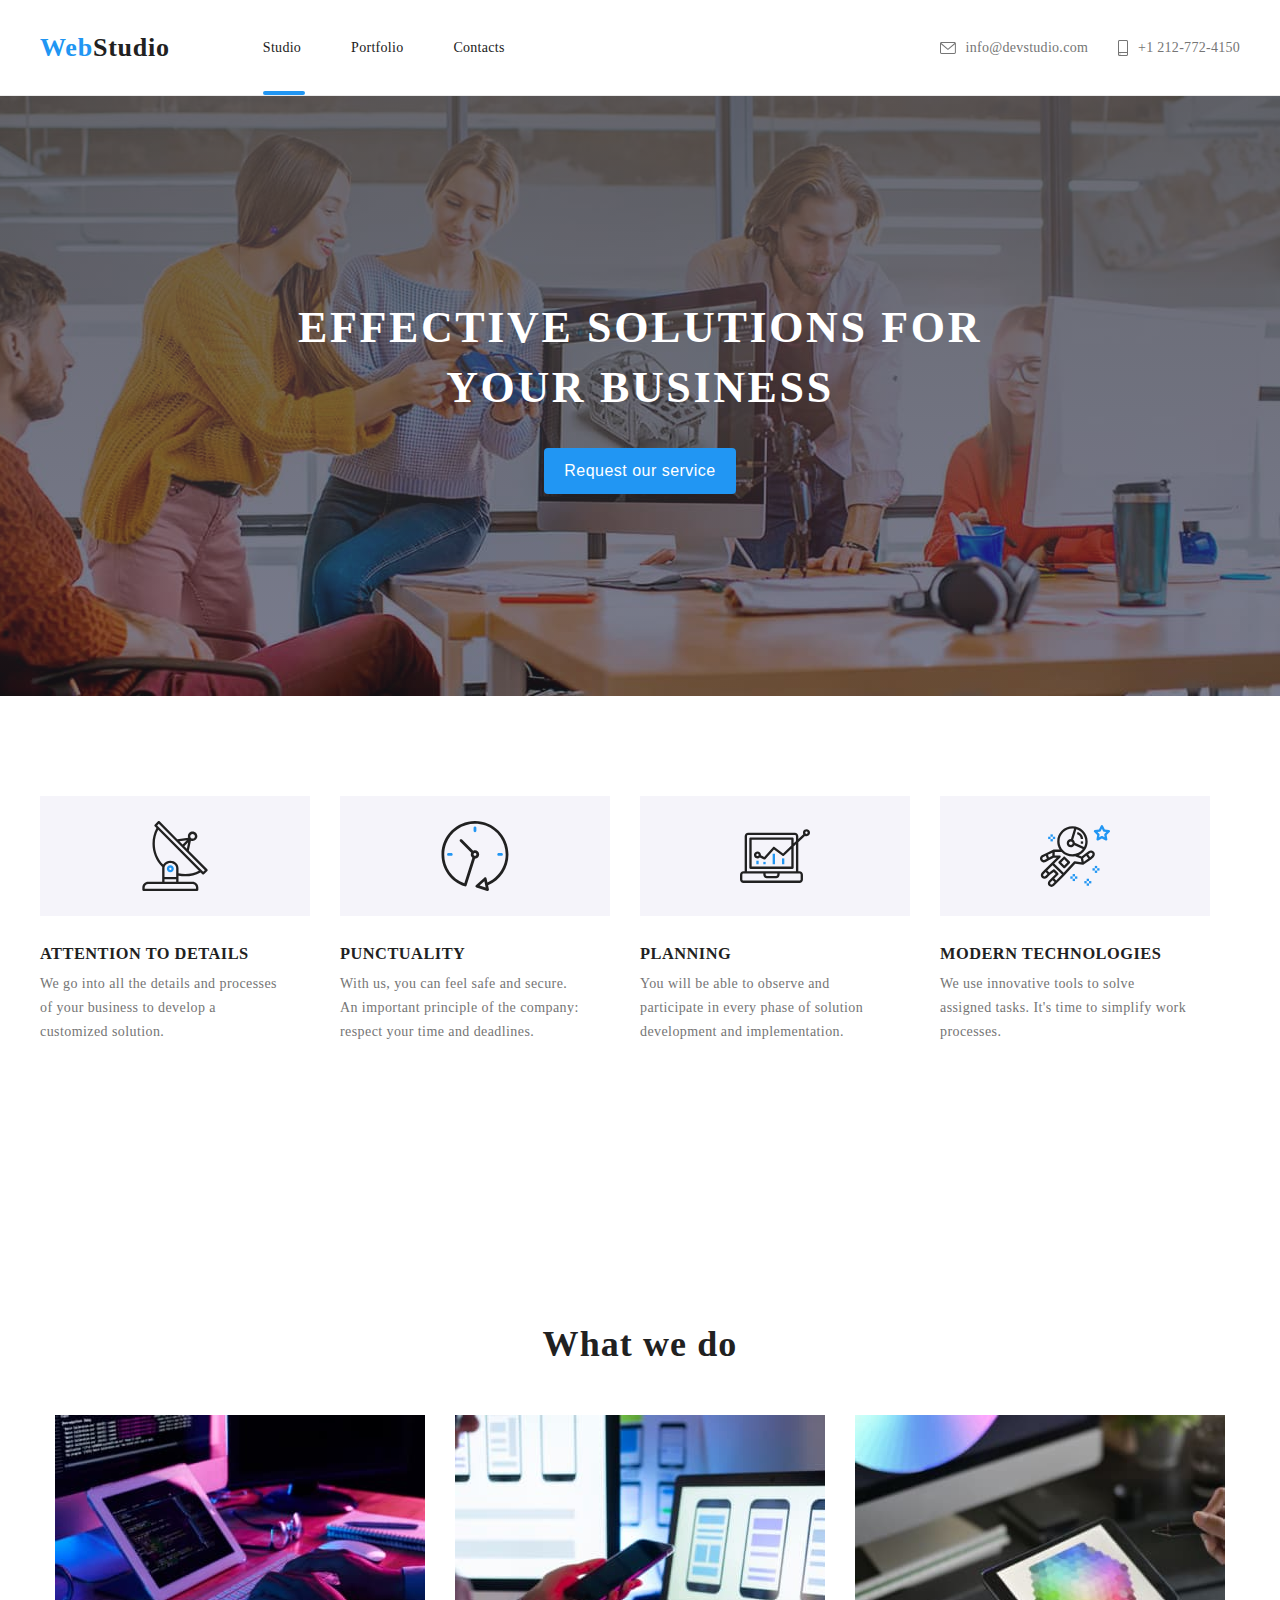
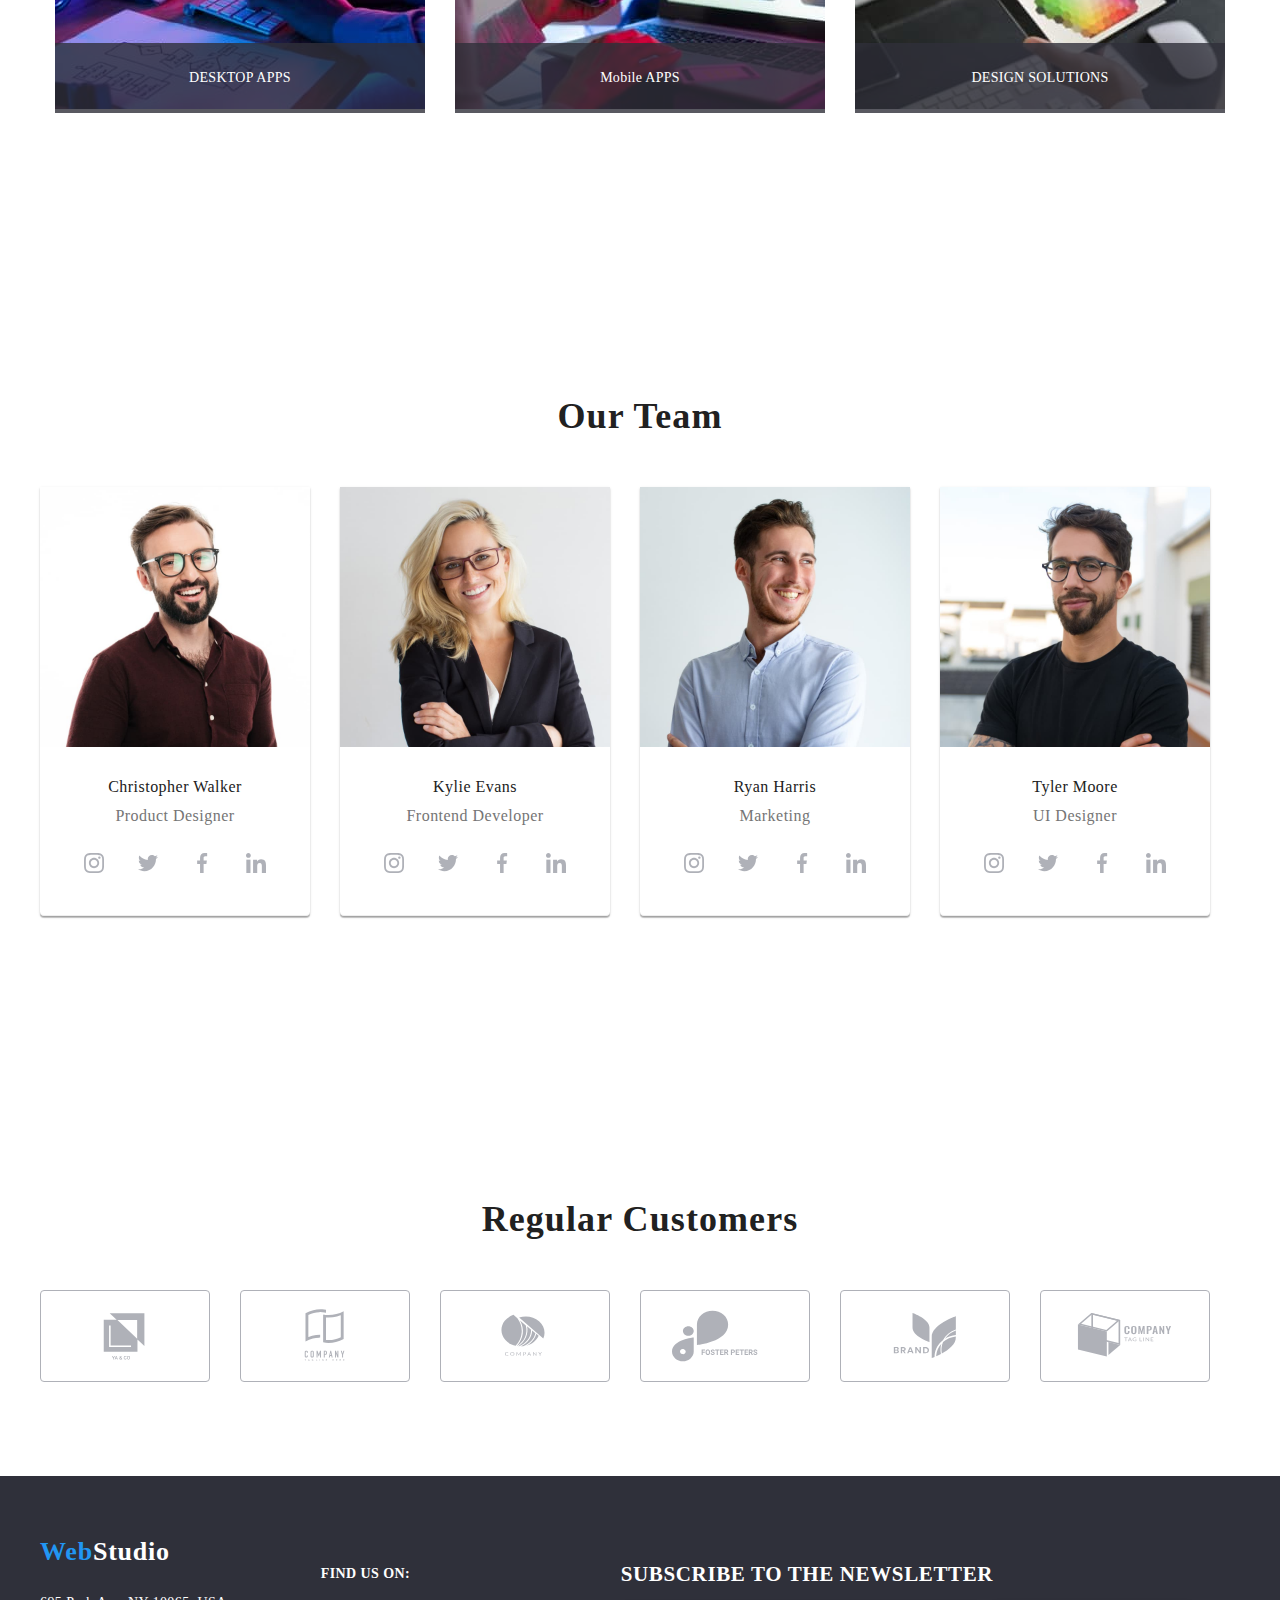
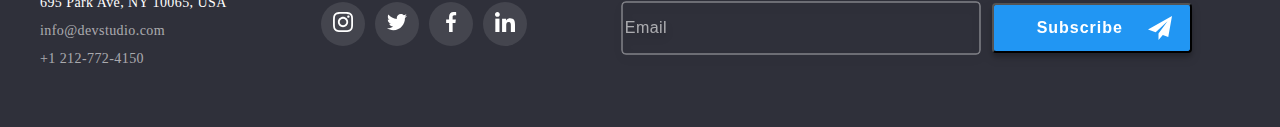
<file: index.html>
<!DOCTYPE html>
<html>

<head>
    <meta charset="UTF-8">
    <title>Web Studio</title>
    <link rel="preconnect" href="https://fonts.googleapis.com">
    <link rel="preconnect" href="https://fonts.gstatic.com" crossorigin>
    <link href="https://fonts.googleapis.com/css2?family=Raleway:wght@400;500;700;900&display=swap" rel="stylesheet">
    <!-- <link rel="stylesheet" href="css/styles.css"> -->
    <link rel="stylesheet" href="css/main.css">
</head>

<body>
    <!-- Modal -->

    <div class="modal is-hidden" data-modal> <!--class="modal is-hidden"-->
        <div class="modal__div"> <!--class="inner-div"-->
            <button class="modal__close-button-position" data-modal-close> <!--class="modal-close-button-position"-->
                <svg class="modal__close-button"> <!--class="modal-close-button"-->
                    <use href="images/icons-svg.svg#icon-Vector-2"></use>
                </svg>
            </button>
            <div class="modal__elements"> <!--class="modal-elements"-->
                <h3 class="modal__title">Leave your information and we'll call you back </h3> <!--class="modal-title"-->
                <form name="modal__contact-form" class="modal__contact-form"> <!--class="modal-contact-form"-->
                    <label class="modal__form-item"> <!--class="modal-form-item"-->
                        <p class="modal__text">Name</p> <!--class="modal-text"-->
                        <input class="modal__input-dimensions" name="name" type="text" required> <!--class="modal-input-dimensions"-->
                        <svg class="modal__svg-contact"> <!--class="modal is-hidden"--> <!--class="modal-svg-contact"-->
                            <use href="images/icons-svg.svg#icon-person-black"></use>
                        </svg>
                    </label>
                    <label class="modal__form-item"> <!--class="modal-form-item"-->
                        <p class="modal__text">Telephone</p> <!--class="modal-text"-->
                        <svg class="modal__svg-telephone"> <!--class="modal-svg-telephone"-->
                            <use href="images/icons-svg.svg#icon-phone-black"></use>
                        </svg>
                        <input name="Telephone" type="tel" class="modal__input-dimensions" required> <!--class="modal-input-dimensions"-->
                    </label>
                    <label class="modal__form-item">
                        <p class="modal__text">E-mail</p>
                        <svg class="modal__svg-email">
                            <use href="images/icons-svg.svg#icon-email-black"></use>
                        </svg>
                        <input name="E-mail" type="email" class="modal__input-dimensions" required>
                    </label>
                    <label class="modal__form-item">
                        <p class="modal__text">Comments</p>
                        <textarea class="modal__textarea" name="Comments" placeholder="Enter the text" cols="10"
                            rows="10"></textarea> <!--class="modal-textarea"-->
                    </label>
                    <label class="modal__form-item modal--terms"> <!--class="modal-form-item modal-terms"-->
                        <input type="checkbox" name="Terms and Conditions" value="Terms and Conditions" unchecked required />
                        <span class="modal__replace-checkbox">  <!--class="modal-replace-checkbox"-->
                            <svg class="modal__terms-svg">  <!--class="modal-terms-svg"-->
                                <use href="images/icons-svg.svg#icon-check-mark"></use>
                            </svg>
                        </span>
                        <p class="modal__text-terms">I agree with the letter and accept the
                            <a href="#">
                                <span class="modal__span-terms"> Terms and Conditions</span> <!--class="span-for-link-modal"-->
                        </p> <!--class="modal-text-terms"-->
                        </a>
                    </label>
                    <button type="submit" class="modal__button-submit">Send</button> <!--class="button-submit-modal"-->
                </form>
            </div>
        </div>
    </div>
    <!--HeaderSection-->
    <div class="header--border"> <!-- class="header-border" -->
        <section class="section section--header">
            <div class="container">
                <header class="header__main"> <!-- class="page-header container-for-dimensions" -->
                    <a class="logo logo--headersection" href="index.html"> <!-- class="link header-logo" -->
                        <span class="logo__headertext">Web</span>Studio</a> <!-- class="span-for-logo" -->
                    <nav class="header__navigation"> <!-- class="header-navigation" -->
                        <ul class="header__navlist unstyled-list"> <!-- class="navigation-list unstyled-list" -->
                            <li class="header header__navlist--item"> <!-- class="nav-list-item" -->
                                <a class="header__navigation--link link active-link" href="index.html">Studio</a> <!-- class="link navigation-link active-link" -->
                            </li> 
                            <li class="header header__navlist--item"> 
                                <a class="header__navigation--link link" href="Portfolio.html">Portfolio</a> 
                            </li> 
                            <li class="header header__navlist--item"> 
                                <a class="header header__navigation--link link" href="Contacts.html">Contacts</a>
                            </li> 
                        </ul>
                    </nav>
            
                    <!--RightNavigationSection-->
            
                    <ul class="header__right-navigation-list unstyled-list"> <!-- class="right-navigation-list unstyled-list" -->
                        <li class="header__contact-list-item"> <!-- class="contact-list-item" -->
                            <a class="header__right-navigation-contact link" href="mailto:info@devstudio.com"> <!-- class="link right-navigation-contact" -->
                                <svg class="header__right-navigation-icon-1" width="16px" height="12px"> <!-- class="right-navigation-icon-1" -->
                                    <use href="images/icons-svg.svg#icon-envelope"></use>
                                </svg>
                                info@devstudio.com
                            </a>
                        </li>
                        <li class="header__contact-list-item">
                            <a class="header__right-navigation-contact link" href="tel:+12127724150">
                                <svg class="header__right-navigation-icon-2" width="10px" height="16px"> <!-- class="right-navigation-icon-2" -->
                                    <use href="images/icons-svg.svg#icon-smartphone"></use>
                                </svg>
                                +1 212-772-4150</a>
                        </li>
                    </ul>
                </header>
            </div>
        </section>
    </div>
    <main>

        <section class="studio-height">  <!-- class="studio-height studio-height-background-image" -->
            <h1 class="studio-height__title">EFFECTIVE SOLUTIONS FOR<br> YOUR BUSINESS</h1> <!-- class="first-studio-page-text" -->
            <button data-modal-open class="studio-height__button" type="button">Request our service</button> <!-- class="button-studio" -->
        </section>


        <!--Features-Section-->
        <section class="section"> <!-- class="container-for-dimensions" -->
            <div class="container">
                <ul class="grid grid--feature"> <!--class="container-feature-studio unstyled-list" -->
                    <li class="grid__feature">  <!--class="feature-studio-list unstyled-list" -->
                        <div class="feature-svgcontainer"> <!--class="svg-container-features" -->
                            <div class="feature-svgcontainer__item"> <!--class="center-svg" -->
                                <svg class=""> <!--class="svg-dimensions-features" -->
                                    <use href="images/icons-svg.svg#icon-antenna-1-1"></use>
                                </svg>
                            </div>
                            <div class="feature-content"> <!--class="feature-text" -->
                                <h3 class="feature-content__title">ATTENTION TO DETAILS</h3> <!--class="strenghts-title" -->
                                <p class="feature-content__description">We go into all the details and processes<br> <!--class="strenghts-description" -->
                                    of your business to develop a
                                    <br> customized solution.
                                </p> 
                            </div>
                        </div>
                    </li>
                    <li class="grid__feature-studio">  
                        <div class="feature-svgcontainer"> 
                            <div class="feature-svgcontainer__item"> 
                                <svg class=""> 
                                    <use href="images/icons-svg.svg#icon-clock-1-1"></use>
                                </svg>
                            </div>
                            <div class="feature-content"> 
                                <h3 class="feature-content__title">PUNCTUALITY</h3> 
                                <p class="feature-content__description">With us, you can feel safe and secure. <br>
                                    An important principle of the company:
                                    <br>respect your time and deadlines.
                                </p> 
                            </div>
                        </div>
                    </li>
                    <li class="grid__feature-studio">  
                        <div class="feature-svgcontainer"> 
                            <div class="feature-svgcontainer__item"> 
                                <svg class=""> 
                                    <use href="images/icons-svg.svg#icon-diagram-1-1"></use>
                                </svg>
                            </div>
                            <div class="feature-content"> 
                                <h3 class="feature-content__title">PLANNING</h3> 
                                <p class="feature-content__description">You will be able to observe and<br>
                                    participate in every phase of solution<br>
                                    development and implementation.</p> 
                                </p> 
                            </div>
                        </div>
                    </li>
                    <li class="grid__feature-studio">  
                        <div class="feature-svgcontainer"> 
                            <div class="feature-svgcontainer__item"> 
                                <svg class=""> 
                                    <use href="images/icons-svg.svg#icon-astronaut-1-1"></use>
                                </svg>
                            </div>
                            <div class="feature-content"> 
                                <h3 class="feature-content__title">MODERN TECHNOLOGIES</h3> 
                                <p class="feature-content__description">We use innovative tools to solve<br>
                                    assigned tasks. It's time to simplify work<br>
                                    processes.</p> 
                                </p> 
                            </div>
                        </div>
                    </li>
                   
                </ul>
            </div>
        </section>
        <!--What-we-do-section-->
        <section class="section">  <!-- class="container-for-dimensions padding-bottom-class" -->
            <div class="container">
            <h2 class="section__title">What we do</h2> <!-- class="center-text" -->
                <ul class="grid grid--what-we-do-section"> <!-- class="what-we-do-images unstyled-list" -->
                    <li class="grid__what-we-do-list">
                        <div class="element"> <!-- class="what-we-do-overlay" -->
                            <img class="element__image" src="images/what_we_do1.jpg" alt="">
                            <div class="element__text">DESKTOP APPS</div> <!-- class="overlay-text-studio" -->
                        </div>
                    </li>
                    <li class="grid__what-we-do-list">
                        <div class="element"> 
                            <img class="element__image" src="images/what_we_do2.jpg" alt="">
                            <div class="element__text">Mobile APPS</div> 
                        </div>
                    </li>
                    <li class="grid__what-we-do-list">
                        <div class="element"> 
                            <img class="element__image" src="images/what_we_do3.jpg" alt="">
                            <div class="element__text">DESIGN SOLUTIONS</div> 
                        </div>
                    </li>
                </ul>
          </section>
        <!--Our-team-Section-->
        <section class="section"> <!--class="container-for-dimensions"-->
            <div class="container">
                <h2 class="section__title">Our Team</h2> <!--class="center-text"-->
                <ul class="grid"> <!--class="container-list-studio unstyled-list"-->
                    <li class="grid__item">
        
                        <div class="member">
                            <img class="member__image" height="260" width="270" src="images/team1.jpg" alt="Christopher Walker">
                            <div class="member__details">
                                <h3 class="member__name">Christopher Walker</h3> <!--class="container-title-studio"-->
                                <p class="member__occupation">Product Designer</p> <!--class="container-sub-title-studio"-->
                            </div>
                            <div class="social-media-grid"> <!--class="social-media-icons"-->
        
                                <ul class="social-media-grid__list unstyled-list"> <!--class="unstyled-list"-->
                                    <li class="social-media-grid__item">
                                        <a class="" href="#"> <!--class="icon-list-item"-->
                                            <svg class="social-media-grid__icons-svg"> <!--class="social-media-icons-svg"-->
                                                <use href="images/icons-svg.svg#icon-instagram-2-1"></use>
                                            </svg>
                                        </a>
                                    </li>
                                    <li class="social-media-grid__item">
                                        <a class="" href="#">
                                            <svg class="social-media-grid__icons-svg">
                                                <use href="images/icons-svg.svg#icon-twitter-1-1"></use>
                                            </svg>
                                        </a>
                                    </li>
                                    <li class="social-media-grid__item">
                                        <a class="" href="#">
                                            <svg class="social-media-grid__icons-svg">
                                                <use href="images/icons-svg.svg#icon-facebook-1-1"></use>
                                            </svg>
                                        </a>
                                    </li>
                                    <li class="social-media-grid__item">
                                        <a class="" href="#">
                                            <svg class="social-media-grid__icons-svg">
                                                <use href="images/icons-svg.svg#icon-linkedin-1-1"></use>
                                            </svg>
                                        </a>
                                    </li>
                                </ul>
                            </div>
                        </div>
                    </li>
                    <li class="grid__item">
                        <div class="member">
                            <img class="member__image" src="images/team2.jpg" alt="Kylie Evans">
                            <div class="member__details">
                                <h3 class="member__name">Kylie Evans</h3>
                                <p class="member__occupation">Frontend Developer</p>
                            </div>
                            <div class="social-media-grid">
                                <ul class="social-media-grid__list unstyled-list"> <!--class="unstyled-list"-->
                                    <li class="social-media-grid__item">
                                        <a class="" href="#"> <!--class="icon-list-item"-->
                                            <svg class="social-media-grid__icons-svg"> <!--class="social-media-icons-svg"-->
                                                <use href="images/icons-svg.svg#icon-instagram-2-1"></use>
                                            </svg>
                                        </a>
                                    </li>
                                    <li class="social-media-grid__item">
                                        <a class="" href="#">
                                            <svg class="social-media-grid__icons-svg">
                                                <use href="images/icons-svg.svg#icon-twitter-1-1"></use>
                                            </svg>
                                        </a>
                                    </li>
                                    <li class="social-media-grid__item">
                                        <a class="" href="#">
                                            <svg class="social-media-grid__icons-svg">
                                                <use href="images/icons-svg.svg#icon-facebook-1-1"></use>
                                            </svg>
                                        </a>
                                    </li>
                                    <li class="social-media-grid__item">
                                        <a class="" href="#">
                                            <svg class="social-media-grid__icons-svg">
                                                <use href="images/icons-svg.svg#icon-linkedin-1-1"></use>
                                            </svg>
                                        </a>
                                    </li>
                                </ul>
                            </div>
                        </div>
                    </li>
                    <li class="grid__item">
                        <div class="member">
                            <img class="member__image" src="images/team3.jpg" alt="Ryan Harris">
                            <div class="member__details">
                                <h3 class="member__name">Ryan Harris</h3>
                                <p class="member__occupation">Marketing</p>
                            </div>
                            <div class="social-media-grid">
                                <ul class="social-media-grid__list unstyled-list"> <!--class="unstyled-list"-->
                                    <li class="social-media-grid__item">
                                        <a class="" href="#"> <!--class="icon-list-item"-->
                                            <svg class="social-media-grid__icons-svg"> <!--class="social-media-icons-svg"-->
                                                <use href="images/icons-svg.svg#icon-instagram-2-1"></use>
                                            </svg>
                                        </a>
                                    </li>
                                    <li class="social-media-grid__item">
                                        <a class="" href="#">
                                            <svg class="social-media-grid__icons-svg">
                                                <use href="images/icons-svg.svg#icon-twitter-1-1"></use>
                                            </svg>
                                        </a>
                                    </li>
                                    <li class="social-media-grid__item">
                                        <a class="" href="#">
                                            <svg class="social-media-grid__icons-svg">
                                                <use href="images/icons-svg.svg#icon-facebook-1-1"></use>
                                            </svg>
                                        </a>
                                    </li>
                                    <li class="social-media-grid__item">
                                        <a class="" href="#">
                                            <svg class="social-media-grid__icons-svg">
                                                <use href="images/icons-svg.svg#icon-linkedin-1-1"></use>
                                            </svg>
                                        </a>
                                    </li>
                                </ul>
                            </div>
                        </div>
                    </li>
                    <li class="grid__item">
                        <div class="member">
                            <img class="member__image" src="images/team4.jpg" alt="Tyler Moore">
                            <div class="member__details">
                                <h3 class="member__name">Tyler Moore</h3>
                                <p class="member__occupation">UI Designer</p>
                            </div>
                            <div class="social-media-grid">
                                <ul class="social-media-grid__list unstyled-list"> <!--class="unstyled-list"-->
                                    <li class="social-media-grid__item">
                                        <a class="" href="#"> <!--class="icon-list-item"-->
                                            <svg class="social-media-grid__icons-svg"> <!--class="social-media-icons-svg"-->
                                                <use href="images/icons-svg.svg#icon-instagram-2-1"></use>
                                            </svg>
                                        </a>
                                    </li>
                                    <li class="social-media-grid__item">
                                        <a class="" href="#">
                                            <svg class="social-media-grid__icons-svg">
                                                <use href="images/icons-svg.svg#icon-twitter-1-1"></use>
                                            </svg>
                                        </a>
                                    </li>
                                    <li class="social-media-grid__item">
                                        <a class="" href="#">
                                            <svg class="social-media-grid__icons-svg">
                                                <use href="images/icons-svg.svg#icon-facebook-1-1"></use>
                                            </svg>
                                        </a>
                                    </li>
                                    <li class="social-media-grid__item">
                                        <a class="" href="#">
                                            <svg class="social-media-grid__icons-svg">
                                                <use href="images/icons-svg.svg#icon-linkedin-1-1"></use>
                                            </svg>
                                        </a>
                                    </li>
                                </ul>
                            </div>
                        </div>
                    </li>
                </ul>
            </div>
        </section>
        <!--Regular-Customers-->
        <section class="section"> <!--class="container-for-dimensions"-->
            <div class="container">
                <h2 class="section__title">Regular Customers</h2> <!--class="center-text-1"-->
                <ul class="grid grid--feature-1">  <!--class="container-feature-studio-1 unstyled-list"-->
                    <div class="customers-container">  <!--class="svg-container-regular-customers"-->
                        <li class=""> <!--class="svg-container"-->
                            <div class="svg-container-customers"> <!--svg-container-regular-customers-svg"-->
                                <svg class="svg-container-customers__svg"> <!--class="svg-dimensions-regular-customers"-->
                                    <use href="images/icons-svg.svg#icon-Logo"></use>
                                </svg>
                            </div>
                        </li>
                    </div>

                    <div class="customers-container">  
                        <li class=""> 
                            <div class="svg-container-customers"> 
                                <svg class="svg-container-customers__svg"> 
                                    <use href="images/icons-svg.svg#icon-Logo-1"></use>
                                </svg>
                            </div>
                        </li>
                    </div>

                    <div class="customers-container">  
                        <li class=""> 
                            <div class="svg-container-customers"> 
                                <svg class="svg-container-customers__svg"> 
                                    <use href="images/icons-svg.svg#icon-Logo-2"></use>
                                </svg>
                            </div>
                        </li>
                    </div>

                    <div class="customers-container">  
                        <li class=""> 
                            <div class="svg-container-customers"> 
                                <svg class="svg-container-customers__svg"> 
                                    <use href="images/icons-svg.svg#icon-Logo-3"></use>
                                </svg>
                            </div>
                        </li>
                    </div>

                    <div class="customers-container">  
                        <li class=""> 
                            <div class="svg-container-customers"> 
                                <svg class="svg-container-customers__svg"> 
                                    <use href="images/icons-svg.svg#icon-Logo-4"></use>
                                </svg>
                            </div>
                        </li>
                    </div>

                    <div class="customers-container">  
                        <li class=""> 
                            <div class="svg-container-customers"> 
                                <svg class="svg-container-customers__svg"> 
                                    <use href="images/icons-svg.svg#icon-Logo-5"></use>
                                </svg>
                            </div>
                        </li>
                    </div>

                </ul>
            </div>
        </section>
    </main>

    <!--PageFooter-->
    <footer class="page-footer"> <!--class="page-footer"-->
        <section class="section section--footer">
            <div class="container">
                <div class="section__footer-style"> <!--class="footer-style container-for-dimensions"-->
                    <div class="section__footer-logo-container"> <!--class="footer-logo-container"-->
                        <section class=""> <!--class="footer-section"-->
                            <a class="section__footer-logo link" href="index.html"> <!--class="footer-logo link"-->
                                <span class="section__span-logo">Web</span>Studio</a> <!--class="span-for-logo"-->
                            <address>
                                <ul class="section__informations-of-contact unstyled-list"> <!--class="informations-of-contact unstyled-list"-->
                                    <li><a class="section__location link " href="">695 Park Ave, NY 10065, USA</a></li> <!--class="link location"-->
                                    <li><a class="section__contacts link" href="mailto:info@devstudio.com">info@devstudio.com</a></li> <!--class="link contacts"-->
                                    <li><a class="section__contacts mail link" href="tel:+12127724150">+1 212-772-4150</a></li> <!--class="link contacts mail"-->
                                    
                                </ul>
                            </address>
                        </section>
                    </div>
                    <section class="section__find-us-section"> <!--class="find-us-section"-->
                        <p class="section__find-us-text">Find us on:</p> <!--class="find-us-text"-->
                        <div class="section__social-icons"> <!--class="social-icons"-->
                            <div class="section__social-media-icons"> <!--class="social-media-icons"-->
                                <ul class="section__icon-list-footer unstyled-list"> <!--class="icon-list-footer"-->
                                    <li class="section__icon-list-item-footer"> <a href="#"> <!--class="icon-list-item-footer"-->
                                            <svg width="20px" height="20px">
                                                <use href="images/icons-svg.svg#icon-instagram-2-2"></use>
                                            </svg></a></li>
                                    <li class="section__icon-list-item-footer"> <a href="#">
                                            <svg width="20px" height="20px">
                                                <use href="images/icons-svg.svg#icon-twitter-1-2"></use>
                                            </svg></a></li>
                                    <li class="section__icon-list-item-footer"> <a href="#">
                                            <svg width="20px" height="20px">
                                                <use href="images/icons-svg.svg#icon-facebook-1-2"></use>
                                            </svg></a></li>
                                    <li class="section__icon-list-item-footer"> <a href="#">
                                            <svg width="20px" height="20px">
                                                <use href="images/icons-svg.svg#icon-linkedin-1-2"></use>
                                            </svg></a></li>
                                </ul>
                            </div>
                        </div>
                    </section>
                    <section class="section__newsletter"> <!--class="newsletter"-->
                        <h2 class="section__subscribe-footer">Subscribe to the newsletter</h2> <!--class="subscribe-footer"-->
                        <form name="email" class="email-footer"> 
                            <input type="email" placeholder="Email" name="Email" required>
                            <button class="section__footer-subscribe-button" type="submit">Subscribe <!--class="footer-subscribe-button"-->
                                <svg class="section__subscribe-svg"> <!--class="subscribe-svg"-->
                                    <use href="images/icons-svg.svg#icon-send"></use>
                                </svg></a></li>
                            </button>
                        </form>
                    </section>
                </div>
            </div>
        </section>
    </footer>
    <script src="./js/modal.js"></script>
</body>
</html>
</file>
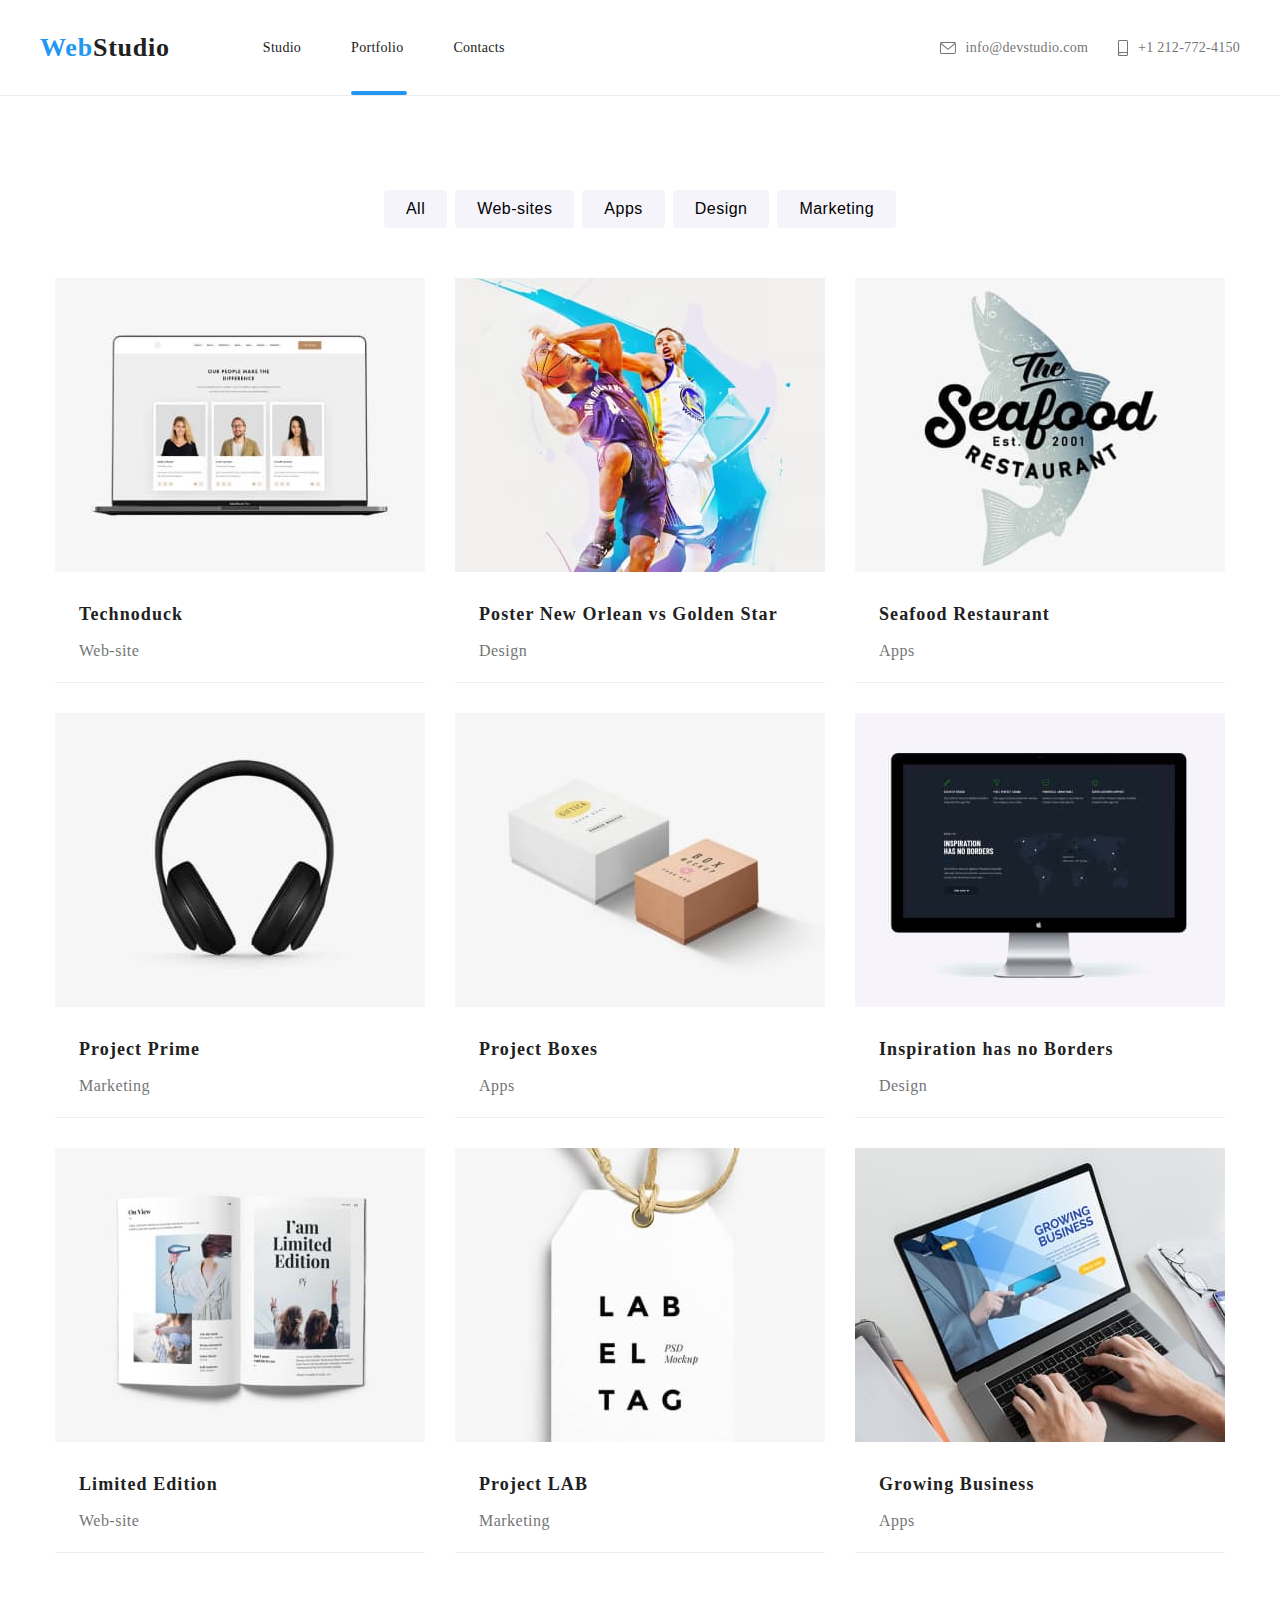
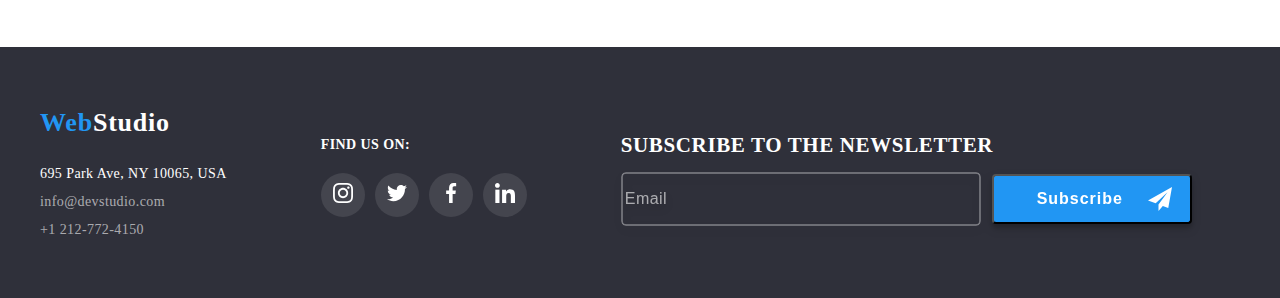
<file: Portfolio.html>
<!DOCTYPE html>
<html>
    <head>
        <meta charset="UTF-8">
        <title>Portfolio</title>
        <link rel="preconnect" href="https://fonts.googleapis.com">
        <link rel="preconnect" href="https://fonts.gstatic.com" crossorigin>
        <link href="https://fonts.googleapis.com/css2?family=Raleway:wght@400;500;700;900&display=swap" rel="stylesheet">
        <!-- <link rel="stylesheet" href="css/styles.css"> -->
        <link rel="stylesheet" href="css/main.css">
    </head>
    <body>
        <!--HeaderSection-->
    <div class="header--border"> <!-- class="header-border" -->
        <section class="section section--header">
            <div class="container">
                <header class="header__main"> <!-- class="page-header container-for-dimensions" -->
                    <a class="logo logo--headersection" href="index.html"> <!-- class="link header-logo" -->
                        <span class="logo__headertext">Web</span>Studio</a> <!-- class="span-for-logo" -->
                    <nav class="header__navigation"> <!-- class="header-navigation" -->
                        <ul class="header__navlist unstyled-list"> <!-- class="navigation-list unstyled-list" -->
                            <li class="header header__navlist--item"> <!-- class="nav-list-item" -->
                                <a class="header__navigation--link link " href="index.html">Studio</a> <!-- class="link navigation-link active-link" -->
                            </li> 
                            <li class="header header__navlist--item"> 
                                <a class="header__navigation--link link active-link" href="Portfolio.html">Portfolio</a> 
                            </li> 
                            <li class="header header__navlist--item"> 
                                <a class="header header__navigation--link link" href="Contacts.html">Contacts</a>
                            </li> 
                        </ul>
                    </nav>
            
                    <!--RightNavigationSection-->
            
                    <ul class="header__right-navigation-list unstyled-list"> <!-- class="right-navigation-list unstyled-list" -->
                        <li class="header__contact-list-item"> <!-- class="contact-list-item" -->
                            <a class="header__right-navigation-contact link" href="mailto:info@devstudio.com"> <!-- class="link right-navigation-contact" -->
                                <svg class="header__right-navigation-icon-1" width="16px" height="12px"> <!-- class="right-navigation-icon-1" -->
                                    <use href="images/icons-svg.svg#icon-envelope"></use>
                                </svg>
                                info@devstudio.com
                            </a>
                        </li>
                        <li class="header__contact-list-item">
                            <a class="header__right-navigation-contact link" href="tel:+12127724150">
                                <svg class="header__right-navigation-icon-2" width="10px" height="16px"> <!-- class="right-navigation-icon-2" -->
                                    <use href="images/icons-svg.svg#icon-smartphone"></use>
                                </svg>
                                +1 212-772-4150</a>
                        </li>
                    </ul>
                </header>
            </div>
        </section>
    </div>
        <main>
            <!--HeroSection-->
            <section class="section section__hero"> <!-- class="hero-section container-for-dimensions" -->
                <div class="container">
                    <!--ButtonsSection-->
                    <ul class="section__button-list unstyled-list"> <!-- class="button-list unstyled-list" -->
                        <li class=""> <!-- class="button-item-list" -->
                            <button class="section__button" type="button">All</button></li> <!-- class="button" -->
                        <li class=""><button class="section__button" type="button">Web-sites</button></li>
                        <li class=""><button class="section__button" type="button">Apps</button></li>
                        <li class=""><button class="section__button" type="button">Design</button></li>
                        <li class=""><button class="section__button" type="button">Marketing</button></li>
                    </ul>
                    <!--ContainerSection-->
                    <ul class="section__container-list unstyled-list"> <!-- class="container-list unstyled-list" -->
                        <li class="section__container-portfolio"> <!--class="container-portfolio" -->
                            <div class="section__container-image"> <!--  class="container-image" -->
                                <div class="section__container-overlay-image-portfolio"> <!-- class="container-overlay-image-portfolio" -->
                                    <img src="images/card1.jpg" alt="Web-site">
                                    <div class="section__overlay-portfolio">
                                        <p class="section__overlay-text-portfolio"> Technoduck is a state-of-the-art coronavirus distribution
                                            platform. Companies use this platform for
                                            digital espionage and attacks on competitors' secure servers.</p>
                                        <!-- class="overlay-text-portfolio" -->
                                    </div>
                                </div>
                                <h3 class="section__container-title">Technoduck</h3> <!--class="container-title" -->
                                <h4 class="section__container-sub-title">Web-site</h4> <!-- class="class="container-sub-title"" -->
                            </div>
                        </li>

                        <li class="section__container-portfolio"> 
                            <div class="section__container-image"> 
                                <div class="section__container-overlay-image-portfolio"> 
                                    <img src="images/card2.jpg" alt="Web-site">
                                    <div class="section__overlay-portfolio">
                                        <p class="section__overlay-text-portfolio"> Technoduck is a state-of-the-art coronavirus distribution
                                            platform. Companies use this platform for
                                            digital espionage and attacks on competitors' secure servers.</p>
                                    </div>
                                </div>
                                <h3 class="section__container-title">Poster New Orlean vs Golden Star</h3> 
                                <h4 class="section__container-sub-title">Design</h4> 
                            </div>
                        </li>

                        <li class="section__container-portfolio"> 
                            <div class="section__container-image"> 
                                <div class="section__container-overlay-image-portfolio"> 
                                    <img src="images/card3.jpg" alt="Web-site">
                                    <div class="section__overlay-portfolio">
                                        <p class="section__overlay-text-portfolio"> Technoduck is a state-of-the-art coronavirus distribution
                                            platform. Companies use this platform for
                                            digital espionage and attacks on competitors' secure servers.</p>
                                    </div>
                                </div>
                                <h3 class="section__container-title">Seafood Restaurant</h3> 
                                <h4 class="section__container-sub-title">Apps</h4> 
                            </div>
                        </li>

                        <li class="section__container-portfolio"> 
                            <div class="section__container-image"> 
                                <div class="section__container-overlay-image-portfolio"> 
                                    <img src="images/card4.jpg" alt="Web-site">
                                    <div class="section__overlay-portfolio">
                                        <p class="section__overlay-text-portfolio"> Technoduck is a state-of-the-art coronavirus distribution
                                            platform. Companies use this platform for
                                            digital espionage and attacks on competitors' secure servers.</p>
                                    </div>
                                </div>
                                <h3 class="section__container-title">Project Prime</h3> 
                                <h4 class="section__container-sub-title">Marketing</h4> 
                            </div>
                        </li>

                        <li class="section__container-portfolio"> 
                            <div class="section__container-image"> 
                                <div class="section__container-overlay-image-portfolio"> 
                                    <img src="images/card5.jpg" alt="Web-site">
                                    <div class="section__overlay-portfolio">
                                        <p class="section__overlay-text-portfolio"> Technoduck is a state-of-the-art coronavirus distribution
                                            platform. Companies use this platform for
                                            digital espionage and attacks on competitors' secure servers.</p>
                                    </div>
                                </div>
                                <h3 class="section__container-title">Project Boxes</h3> 
                                <h4 class="section__container-sub-title">Apps</h4> 
                            </div>
                        </li>

                        <li class="section__container-portfolio"> 
                            <div class="section__container-image"> 
                                <div class="section__container-overlay-image-portfolio"> 
                                    <img src="images/card6.jpg" alt="Web-site">
                                    <div class="section__overlay-portfolio">
                                        <p class="section__overlay-text-portfolio"> Technoduck is a state-of-the-art coronavirus distribution
                                            platform. Companies use this platform for
                                            digital espionage and attacks on competitors' secure servers.</p>
                                    </div>
                                </div>
                                <h3 class="section__container-title">Inspiration has no Borders</h3> 
                                <h4 class="section__container-sub-title">Design</h4> 
                            </div>
                        </li>
                        
                        <li class="section__container-portfolio"> 
                            <div class="section__container-image"> 
                                <div class="section__container-overlay-image-portfolio"> 
                                    <img src="images/card7.jpg" alt="Web-site">
                                    <div class="section__overlay-portfolio">
                                        <p class="section__overlay-text-portfolio"> Technoduck is a state-of-the-art coronavirus distribution
                                            platform. Companies use this platform for
                                            digital espionage and attacks on competitors' secure servers.</p>
                                    </div>
                                </div>
                                <h3 class="section__container-title">Limited Edition</h3> 
                                <h4 class="section__container-sub-title">Web-site</h4> 
                            </div>
                        </li>
                        
                        <li class="section__container-portfolio"> 
                            <div class="section__container-image"> 
                                <div class="section__container-overlay-image-portfolio"> 
                                    <img src="images/card8.jpg" alt="Web-site">
                                    <div class="section__overlay-portfolio">
                                        <p class="section__overlay-text-portfolio"> Technoduck is a state-of-the-art coronavirus distribution
                                            platform. Companies use this platform for
                                            digital espionage and attacks on competitors' secure servers.</p>
                                    </div>
                                </div>
                                <h3 class="section__container-title">Project LAB</h3> 
                                <h4 class="section__container-sub-title">Marketing</h4> 
                            </div>
                        </li>

                        <li class="section__container-portfolio"> 
                            <div class="section__container-image"> 
                                <div class="section__container-overlay-image-portfolio"> 
                                    <img src="images/card9.jpg" alt="Web-site">
                                    <div class="section__overlay-portfolio">
                                        <p class="section__overlay-text-portfolio"> Technoduck is a state-of-the-art coronavirus distribution
                                            platform. Companies use this platform for
                                            digital espionage and attacks on competitors' secure servers.</p>
                                    </div>
                                </div>
                                <h3 class="section__container-title">Growing Business</h3> 
                                <h4 class="section__container-sub-title">Apps</h4> 
                            </div>
                        </li>
                        
                    </ul>
                </div>
            </section>
        </main>
        <!--PageFooter-->
        <footer class="page-footer"> <!--class="page-footer"-->
            <section class="section section--footer">
                <div class="container">
                    <div class="section__footer-style"> <!--class="footer-style container-for-dimensions"-->
                        <div class="section__footer-logo-container"> <!--class="footer-logo-container"-->
                            <section class=""> <!--class="footer-section"-->
                                <a class="section__footer-logo link" href="index.html"> <!--class="footer-logo link"-->
                                    <span class="section__span-logo">Web</span>Studio</a> <!--class="span-for-logo"-->
                                <address>
                                    <ul class="section__informations-of-contact unstyled-list"> <!--class="informations-of-contact unstyled-list"-->
                                        <li><a class="section__location link " href="">695 Park Ave, NY 10065, USA</a></li> <!--class="link location"-->
                                        <li><a class="section__contacts link" href="mailto:info@devstudio.com">info@devstudio.com</a></li> <!--class="link contacts"-->
                                        <li><a class="section__contacts mail link" href="tel:+12127724150">+1 212-772-4150</a></li> <!--class="link contacts mail"-->
                                        
                                    </ul>
                                </address>
                            </section>
                        </div>
                        <section class="section__find-us-section"> <!--class="find-us-section"-->
                            <p class="section__find-us-text">Find us on:</p> <!--class="find-us-text"-->
                            <div class="section__social-icons"> <!--class="social-icons"-->
                                <div class="section__social-media-icons"> <!--class="social-media-icons"-->
                                    <ul class="section__icon-list-footer unstyled-list"> <!--class="icon-list-footer"-->
                                        <li class="section__icon-list-item-footer"> <a href="#"> <!--class="icon-list-item-footer"-->
                                                <svg width="20px" height="20px">
                                                    <use href="images/icons-svg.svg#icon-instagram-2-2"></use>
                                                </svg></a></li>
                                        <li class="section__icon-list-item-footer"> <a href="#">
                                                <svg width="20px" height="20px">
                                                    <use href="images/icons-svg.svg#icon-twitter-1-2"></use>
                                                </svg></a></li>
                                        <li class="section__icon-list-item-footer"> <a href="#">
                                                <svg width="20px" height="20px">
                                                    <use href="images/icons-svg.svg#icon-facebook-1-2"></use>
                                                </svg></a></li>
                                        <li class="section__icon-list-item-footer"> <a href="#">
                                                <svg width="20px" height="20px">
                                                    <use href="images/icons-svg.svg#icon-linkedin-1-2"></use>
                                                </svg></a></li>
                                    </ul>
                                </div>
                            </div>
                        </section>
                        <section class="section__newsletter"> <!--class="newsletter"-->
                            <h2 class="section__subscribe-footer">Subscribe to the newsletter</h2> <!--class="subscribe-footer"-->
                            <form name="email" class="email-footer"> 
                                <input type="email" placeholder="Email" name="Email" required>
                                <button class="section__footer-subscribe-button" type="submit">Subscribe <!--class="footer-subscribe-button"-->
                                    <svg class="section__subscribe-svg"> <!--class="subscribe-svg"-->
                                        <use href="images/icons-svg.svg#icon-send"></use>
                                    </svg></a></li>
                                </button>
                            </form>
                        </section>
                    </div>
                </div>
            </section>
        </footer>
    </body>
</html>
</file>
<file: css/styles.css>
/*Variables*/
:root {
    --background-section: white;
}

.header-navigation,
.hero-section
{
    background-color: var(--background-section);
}

/*Globals*/
body{
    font-family: 'Roboto';
    font-weight: 500;
    font-size: 14px;
    line-height: 16px;
    letter-spacing: 0.02em;
    color: #212121;
    margin: 0px auto;
}

.header-logo {
    font-weight: 700;
    font-size: 26px;
    line-height: 31px;
    letter-spacing: 0.03em;
    margin-right: 93px;
}

.header-border {
    border-bottom: 1px solid #ECECEC ;
}

.page-header,
.container-for-dimensions
 {
    width: 1200px;
    margin: 0px auto;

}

.span-for-logo ,
.span-for-link-modal
{
    color: #2196F3;
}

.page-header{
    background-color: #FFFFFF;
    display: flex;
    padding: 32px 0px;
}

.unstyled-list{
    list-style: none;
    margin: 0px;
    padding: 0px;
}

.link{
    color: #212121;
    text-decoration: none;
}

.navigation-list {
    display: flex;
    gap: 50px;  
    flex-grow: 1;
}

.navigation-link{
    letter-spacing: 0.02em;
    color: #212121;
    text-decoration: none;
    transition: color 250ms cubic-bezier(0.4, 0, 0.2, 1);
}

.navigation-link.active-link {
  position: relative;
  padding-bottom: 28px;

}

.navigation-link.active-link::after {
    content: '';
    border: 2px solid #2196F3;
    width: 100%;
    position: absolute;
    bottom: -12px;
    border-radius: 2px; 
    left: 0;
    visibility: visible;
}

.nav-list-item a{
    transition: color 250ms cubic-bezier(0.4, 0, 0.2, 1);
}

.header-navigation{
    display: flex;
    align-items: center;
    flex-grow: 1;
}

/* Right-navigation-list */

.right-navigation-list {
    color: #757575;
    display: flex;
    align-items: center;
    justify-content: flex-end;
    gap: 30px;
}

.right-navigation-icon-1, .right-navigation-icon-2
{
    fill: #757575;
    transition: fill 250ms cubic-bezier(0.4, 0, 0.2, 1);
}

.right-navigation-contact{
    display: flex;
    gap: 10px;
    fill: #757575;
    color: #757575;
}

.right-navigation-contact:hover {
    fill: #2196F3;
    color: #2196F3;
  }

.right-navigation-icon-1:hover , 
.right-navigation-icon-2:hover , 
.right-navigation-contact :hover,
.contact-list-item :hover,
.navigation-link:hover
{
    fill: #2196F3;    
}

.contact-list-item {
    display: flex;
    gap: 30px;
    justify-content: center;
    
}

.contact-list-item a {
    display: flex;
    align-items: center;
    gap: 10px;
    color: #757575;
    transition: color 250ms cubic-bezier(0.4, 0, 0.2, 1);
}

.contact-list-item a:hover {
    color: #2196F3;
  }

.contact-list-item a:hover .right-navigation-icon-1,
.contact-list-item a:hover .right-navigation-icon-2 {
  fill: #2196F3;
}

.navigation-list :hover {
    color: #2196F3;
    text-decoration: none;
    
}

.modal{
    background: rgba(0, 0, 0, 0.2);
    position: absolute;
    width: 100%;
    height: 100%;
    z-index: 99;
    display: flex;
    justify-content: center;
    align-items: center;
    /* transform: scale(0,5); */
    transition: opacity 250ms cubic-bezier(0.4, 0, 0.2, 1);

}

.is-hidden{
    visibility: hidden;
    opacity: 0;
    transform: scale(0,1);
    pointer-events: none;
    transition: opacity 250ms cubic-bezier(0.4, 0, 0.2, 1);
}

.inner-div {
    width: 528px;
    height: 581px;
    background: #FFFFFF;
    box-shadow: 0px 1px 3px rgba(0, 0, 0, 0.12), 0px 1px 1px rgba(0, 0, 0, 0.14), 0px 2px 1px rgba(0, 0, 0, 0.2);
    border-radius: 4px;
    position: relative;
    transition: opacity 250ms cubic-bezier(0.4, 0, 0.2, 1);
    padding: 40px;
}

.modal-close-button-position{
    width: 30px;
    height: 30px;
    background: #FFFFFF;
    border: 1px solid rgba(0, 0, 0, 0.1);
    border-radius: 50%;
    top: 8px;
    right: 8px;
    position: absolute;
    transition: opacity 250ms cubic-bezier(0.4, 0, 0.2, 1);
}

.modal-close-button 
{
    top: 17px;
    right: 17px;
    width: 11px;
    height: 11px;
}

.modal-elements {
    width: 448px;
    margin: 0px auto;
    position: relative;
    display: flex;
    flex-wrap: wrap;
    justify-content: center;
}

.modal-title{
    position: relative;
    height: 23px;
    font-style: normal;
    font-weight: 700;
    font-size: 20px;
    line-height: 23px;
    text-align: center;
    letter-spacing: 0.03em;
    /* padding-top: 40px; */
    padding-bottom: 12px;

}

.modal-contact-form{
    display: flex;
    flex-direction: column;
    gap: 10px;
    
}

.modal-form-item{
    display: flex;
    flex-direction: column;
    gap: 4px;
    position: relative;

}

.modal-text , 
.modal-text-terms
{
    font-style: normal;
    font-weight: 400;
    font-size: 12px;
    line-height: 14px;
    letter-spacing: 0.01em;
    color: #757575;
    padding-bottom: 4px;
}

.modal-text-terms{
    font-size: 14px;
    line-height: 24px;
    letter-spacing: 0.03em;
}


.modal-input-dimensions ,
.modal-textarea
{
    width: 448px;
    height: 40px;
    border: 1px solid rgba(33, 33, 33, 0.2);
    border-radius: 4px;
    margin-bottom: 10px;
    position: relative;
    cursor: pointer;
}

.modal-input-dimensions {
    padding-left: 42px;
}

.modal-textarea{
    width: 488px;
    height: 120px;
    font-weight: 400;
    font-size: 14px;
    line-height: 16px;
    letter-spacing: 0.01em;
    color: rgba(117, 117, 117, 0.5);

}

.modal-input-dimensions:focus ,
.modal-textarea:focus
{
    outline: none;
    border: 1px solid #2196F3;
    border-radius: 4px;
    transition: all 250ms cubic-bezier(0.4, 0, 0.2, 1);
}

.modal-form-item:focus-within svg use {
    fill: #2196F3; 
    transition: all 250ms cubic-bezier(0.4, 0, 0.2, 1);
  }

li input[type="checkbox"] {
    display: inline-block;
    vertical-align: middle;
    margin-left: 12px;
    margin-right: 8px;
  }
  
  li p.modal-text-terms {
    display: inline-block;
    vertical-align: middle;
  }
  .modal-terms{
    padding-bottom: 20px;
    flex-direction: row;
    gap: 7px;
  }

  .modal-svg-contact ,
  .modal-svg-telephone ,
  .modal-svg-email
   {
    display: flex;
    width: 18px;
    height: 18px;
    position: absolute;
    z-index: 1;
    top: 33px;
    left: 12px;
}

.modal-contact-form:focus+.modal-svg-contact  {
    fill: #2196F3;
}

.modal-replace-checkbox {
    width: 16px;
    height: 16px;
    border: 2px solid black;
    border-radius: 2px;
}

.modal-contact-form input[type="checkbox"]:checked+.modal-replace-checkbox{
    background: #2196F3;
    border-color: #2196F3;
}

.modal-contact-form input[type="checkbox"]{
    display: none;
}

.modal-terms-svg{
    width: 16px;
    height: 16px;
    opacity: 0;
    fill: #FFFFFF;
}

.modal-contact-form input[type="checkbox"]:checked+.modal-replace-checkbox svg {
    opacity: 1;
}

.button ,
.button-studio ,
.button-submit-modal
{
    font-size: 16px;
    line-height: 26px;
    text-align: center;
    letter-spacing: 0.03em;
    background: #F5F4FA;
    border: 0;
    border-radius: 4px;
    padding: 6px 22px;
    transition: box-shadow 250ms cubic-bezier(0.4, 0, 0.2, 1);
}

.button-studio{
    color: #FFFFFF;
    background: #2196F3;
    padding: 10px 20px; 
    
}

.button-submit-modal{
    color: #FFFFFF;
    background: #2196F3;
    padding: 10px 80px;
    margin: 0 auto;
    display: block;
}

.button:hover {
    color: #FFFFFF;
    background: #2196F3;
    border: none;
    box-shadow: 0px 3px 1px rgba(0, 0, 0, 0.1), 0px 1px 2px rgba(0, 0, 0, 0.08), 0px 2px 2px rgba(0, 0, 0, 0.12);
    cursor: pointer;
    transition: box-shadow 250ms cubic-bezier(0.4, 0, 0.2, 1);
}

.button-list{
    display: flex;
    justify-content: center;
    gap: 8px;
    padding: 94px 0px 50px 0px;
}
/* 
.button-item-list{
    
} */

.container-list{
    display: flex;
    gap: 30px;
    flex-wrap: wrap;
    margin-top: 50px;
    margin-bottom: 94px;
    margin: 0;
    padding: 0;
    justify-content: center;
    margin: 0 auto;
    padding-bottom: 94px;
    align-items: center;
    position: relative;
}

.container-portfolio{
    height: 404px;
    background: #FFFFFF;
    border-bottom: 1px solid #EEEEEE;
    position: relative;
    transition: box-shadow 250ms cubic-bezier(0.4, 0, 0.2, 1);
}

.container-portfolio:hover {
    border: 1px solid #EEEEEE;
    cursor: pointer;
    box-shadow: 0px 1px 1px rgba(0, 0, 0, 0.12), 0px 4px 4px rgba(0, 0, 0, 0.06), 1px 4px 6px rgba(0, 0, 0, 0.16)
}

.container-image {
    height: 404px;
    display: block;
    position: relative;
    box-sizing: border-box;
    overflow: hidden;
    position: relative;
}

.overlay-portfolio{
    position: absolute;
    background: rgba(0, 0, 255, 0.7);
    overflow: hidden;
    width: 100%;
    height:100%;
    transform: translateY(100%);
    transition: transform 250ms linear;
    opacity: 0.9;
    bottom: 0;
}

.container-image:hover .overlay-portfolio{
    transform: translateY(0px)
}

.container-overlay-image-portfolio {
    position: relative;
    overflow: hidden;
}

.container-image:hover .over{
    transform: translateY(0px)
}

.overlay-text-portfolio{
    font-family: 'Roboto';
    font-style: normal;
    font-weight: 400;
    font-size: 18px;
    line-height: 28px;
    letter-spacing: 0.03em;
    color: #FFFFFF;
    padding: 64px 24px 91px 24px;
}

.container-title {
    font-weight: 700;
    font-size: 18px;
    line-height: 36px;
    letter-spacing: 0.06em;
    text-align: left;
    padding: 20px 24px 4px;
    position: relative;
    z-index: 1;
}

.container-sub-title {
    font-weight: 400;
    font-size: 16px;
    line-height: 30px;
    letter-spacing: 0.03em;
    color: #757575;
    padding: 0px 24px 20px;
    position: relative;
    z-index: 1;
}

.container-studio{
    width: 270px;
    height: 428px;
    background: #FFFFFF;
    border-bottom: 1px solid #EEEEEE;
    box-shadow: 0px 1px 3px rgba(0, 0, 0, 0.12), 0px 1px 1px rgba(0, 0, 0, 0.14), 0px 2px 1px rgba(0, 0, 0, 0.2);
    border-radius: 0px 0px 4px 4px;
}

.container-list-studio{
    display: flex;
    gap: 30px;
    margin: 0 auto;
    padding-bottom: 94px;
}

.container-title-studio {
    font-weight: 500;
    font-size: 16px;
    line-height: 19px;
    letter-spacing: 0.03em;
    text-align: center;
    padding: 30px 0px 10px;

}

.container-sub-title-studio {
    font-weight: 400;
    font-size: 16px;
    line-height: 19px;
    letter-spacing: 0.03em;
    color: #757575;
    text-align: center;
    padding-bottom: 16px;
}

.page-footer{
    background: #2F303A;
}

.location{
    font-weight: 400;
    font-style: normal;
    letter-spacing: 0.03em;
    color: #FFFFFF;
    
}

.contacts{
    font-weight: 400;
    font-style: normal;
    letter-spacing: 0.03em;
    color: rgba(255, 255, 255, 0.6);
    transition: color 250ms cubic-bezier(0.4, 0, 0.2, 1);
}

.contacts:hover{
    color: #2196F3;
    
}

.footer-logo {
    font-weight: 700;
    font-size: 26px;
    line-height: 31px;
    letter-spacing: 0.03em;
    color: #FFFFFF;
}

.informations-of-contact{
  display: inline-block;
  margin-top: 28px; 
  
}

.container-feature-studio,
.container-feature-studio-1
{
    display: flex;
    gap: 30px;
    flex-wrap: wrap;
    margin: 0;
    padding: 0;
    margin: 0 auto;
    align-items: center;
    padding-bottom: 94px;
}

.container-feature-studio{
    padding-top: 94px;
}

.container-feature-studio-1{
    padding-bottom: 94px;
}

.feature-studio-list {
    display: flex;
    justify-content: center;
    align-items: center;
}

.strenghts-title{
    padding-top: 30px;
    padding-bottom: 10px;
    font-weight: 700;
    letter-spacing: 0.03em;
    text-transform: uppercase;

}

.strenghts-description{
    font-weight: 400;
    font-size: 14px;
    line-height: 24px;
    letter-spacing: 0.03em;
    color: #757575;
}

.first-studio-page-text{
    font-weight: 900;
    font-size: 44px;
    line-height: 60px;
    text-align: center;
    letter-spacing: 0.06em;
    text-transform: uppercase;
    color: #FFFFFF;
    padding-bottom: 30px;
}

.center-text,
.center-text-1
{
    font-size: 36px;
    line-height: 42px;
    text-align: center;
    letter-spacing: 0.03em;
    padding-bottom: 50px;
    margin-top: 94px;
}

.padding-bottom-class{
    padding-bottom: 94px;
}

.what-we-do-images{
    display: flex;
    gap: 30px;
    align-items: center;
    justify-content: center;
    mix-blend-mode: normal;
}

.what-we-do-images li {
    position: relative;
  }
  
  .image-overlay {
    position: relative;
    
  }
  
  .overlay-text-studio {
    position: absolute;
    bottom: 0;
    left: 0;
    width: 370px;
    height: 70px;
    background: rgba(47, 48, 58, 0.8);
    color: #fff;
    font-size: 14px;
    transition: color 250ms cubic-bezier(0.4, 0, 0.2, 1);
    opacity: 0;
    transform: translateY(100%);
    display: flex;
    align-items: center;
    justify-content: center;
  }
  
  .what-we-do-overlay .overlay-text-studio {
    opacity: 1;
    transform: translateY(0);
  }

.footer-style{
    display: flex;
    padding-top: 60px;
    gap: 94px;
}

ul.informations-of-contact li {
    margin-bottom: 12px;
}

ul.informations-of-contact li:last-child {
    margin-bottom: 60px;
}

.general-container {
    width: 100%;
    max-width: 1200px;
    margin: 0 auto;
}

.center-text{
    display: flex;
    justify-content: center;
    margin-top: 94px;
}

.social-icons{
    display: flex;
}

.social-media-icons {
    display: flex;
    justify-content: center;
}
.social-media-icons ul{
    display: flex;
    gap: 10px;
}

.social-media-icons-svg{
    fill: #afb1b8;
    display: flex;
    width: 20px;
    height: 20px;
}

.social-media-icons-svg:hover{
    fill: #FFFFFF;
    transition: color 250ms cubic-bezier(0.4, 0, 0.2, 1);
}

.icon-list-footer{
    color: #FFFFFF;
    fill: #FFFFFF;
    transition: color 250ms cubic-bezier(0.4, 0, 0.2, 1);
}

.icon-list-footer:hover {
    transition: color 250ms cubic-bezier(0.4, 0, 0.2, 1);
}

.icon-list-item-footer{
    background: rgba(255, 255, 255, 0.1);
}

.icon-list a{
    transition: color 250ms cubic-bezier(0.4, 0, 0.2, 1);
}

.icon-list-item,
.icon-list-item-footer
{
    display: flex;
    width: 44px;
    height: 44px;
    justify-content: center;
    align-items: center;
    border-radius: 50%;
}

.icon-list-item:hover , .icon-list-item-footer:hover {
    background: #2196F3;
    cursor: pointer;
    transition: background-color 250ms cubic-bezier(0.4, 0, 0.2, 1);
}

.icon-list-item:hover svg{
    fill: #FFFFFF;
    transition: background-color 250ms cubic-bezier(0.4, 0, 0.2, 1);
    
}

.footer-logo-container {
    display: flex;
    gap: 94px;
}

.find-us-section{
    display: flex;
    flex-direction: column;
    align-items: baseline;
    gap: 20px;
    padding-top: 15px;
    
}

.find-us-text , .subscribe-footer{
    font-weight: 700;
    letter-spacing: 0.03em;
    text-transform: uppercase;
    color: #FFFFFF;
    padding-top: 15px;
}

.newsletter{
    display: flex;
    flex-direction: column;
    gap: 20px;
    padding-top: 15px;
    position: relative;
}

.email-footer{
    position: relative;
    font-weight: 400;
    font-size: 16px;
    line-height: 20px;
    display: flex;
    align-items: center;
    letter-spacing: 0.03em;
    color: rgba(255, 255, 255, 0.6);
    width: 358px;
    height: 50px;
    border: 1px solid rgba(255, 255, 255, 0.3);
    filter: drop-shadow(0px 4px 4px rgba(0, 0, 0, 0.15));
    border-radius: 4px;
    
}

.email-footer input[type="email"] {
    width: inherit;
    height: inherit;
    background: transparent;
    border: 1px solid rgba(255, 255, 255, 0.3);
    filter: drop-shadow(0px 4px 4px rgba(0, 0, 0, 0.15));
    border-radius: 4px;

}
.email-footer input::placeholder {
    font-weight: 400;
    font-size: 16px;
    line-height: 20px;
    display: flex;
    align-items: center;
    letter-spacing: 0.03em;
    color: rgba(255, 255, 255, 0.6);
}

.footer-subscribe-button{
    position: absolute;
    font-weight: 700;
    font-size: 16px;
    line-height: 30px;
    letter-spacing: 0.06em;
    color: #FFFFFF;
    width: 200px;
    height: 50px;
    background: #2196F3;
    box-shadow: 0px 4px 4px rgba(0, 0, 0, 0.15);
    border-radius: 4px;
    display: flex;
    align-items: center;
    text-align: center;
    padding-left: 43px;
    left: 370px;
    
}

.subscribe-svg{
    width: 24px;
    height: 24px;
    color: #FFFFFF;
    fill: #fff;
    padding-left: 25px;
}

/*Features*/
.svg-container-features {
    display: flex;
    flex-direction: column;
    align-items: center;
    justify-content: center;
    width: 270px;
    height: 251px;
}

.feature-text {
    height: 120px;
    width: 270px;    
}

.svg-dimensions-features {
    width: 70px;
    height: 70px;
}

.center-svg{
    width: 270px;
    height: 120px;
    background-color: #F5F4FA;
    display: flex;
    align-items: center;
    justify-content: center;
}

/*Regular customers*/
.svg-container-regular-customers {
    box-sizing: border-box;
    width: 170px;
    height: 92px;
    background-color: #FFFFFF;
    border: 1px solid #AFB1B8;
    border-radius: 4px;
    display: flex;
    align-items: center;
    justify-content: center;
    
}

.svg-container-regular-customers svg {
    width: 100%;
    height: 100%;
}

.svg-container-regular-customers li :hover{
    fill: #2196F3;
    border-color: #2196F3;
}

.svg-container-regular-customers-svg {
    width: 106px;
    height: 60px;
}

.svg-dimensions-regular-customers {
    fill: #AFB1B8;
}

.svg-container-regular-customers:hover svg, 
.svg-container-regular-customers:hover {
    fill: #2196F3;
    border-color: #2196F3;
    cursor: pointer;
    transition: all 250ms cubic-bezier(0.4, 0, 0.2, 1);
}

/* BEM Section */

.section{
    padding: 94px 0px;
    padding-top: 94px;
}

.section--header , 
.section--footer ,
.section__hero
{
    padding: 0px;
}

.container{
    width: 1200px;
    margin: 0px auto;
    list-style: none;

}

.header--border {
    border-bottom: 1px solid #ECECEC ;
}

.section__page--header{
    background-color: #FFFFFF;
    display: flex;
    padding: 32px 0px;
}

.section__header--logo {
    font-weight: 700;
    font-size: 26px;
    line-height: 31px;
    letter-spacing: 0.03em;
    margin-right: 93px;
    color: #212121;
    text-decoration: none;
}

.section__span--logo ,
.modal__span-terms
{
    color: #2196F3;
}

.section__header--navigation
.section__hero
{
    background-color: var(--background-section);
}

.section__header--navigation{
    display: flex;
    align-items: center;
    flex-grow: 1;
}

.section__navigation--list {
    display: flex;
    gap: 50px;
    flex-grow: 1;
}

.section__navigation--list :hover {
    color: #2196F3;
    text-decoration: none;
    
}

.section__navigation--list--item a{
    transition: color 250ms cubic-bezier(0.4, 0, 0.2, 1);
}

/* .section__navigation--list--item{

} */

.section__navigation--link{
    letter-spacing: 0.02em;
    color: #212121;
    text-decoration: none;
    transition: color 250ms cubic-bezier(0.4, 0, 0.2, 1);
}

.section__navigation--link.active-link {
  position: relative;
  padding-bottom: 28px;

}

.section__navigation--link.active-link::after {
    content: '';
    border: 2px solid #2196F3;
    width: 100%;
    position: absolute;
    bottom: -12px;
    border-radius: 2px; 
    left: 0;
    visibility: visible;
}


.section__right-navigation-list {
    color: #757575;
    display: flex;
    align-items: center;
    justify-content: flex-end;
    gap: 30px;
}

.section__contact-list-item {
    display: flex;
    gap: 30px;
    justify-content: center;
    
}

.section__contact-list-item a {
    display: flex;
    align-items: center;
    gap: 10px;
    color: #757575;
    transition: color 250ms cubic-bezier(0.4, 0, 0.2, 1);
}

.section__contact-list-item a:hover {
    color: #2196F3;
  }

.section__contact-list-item a:hover .section__right-navigation-icon-1,
.section__contact-list-item a:hover .section__right-navigation-icon-2 {
  fill: #2196F3;
}

.section__right-navigation-contact{
    display: flex;
    gap: 10px;
    fill: #757575;
    color: #757575;
}

.section__right-navigation-contact:hover {
    fill: #2196F3;
    color: #2196F3;
  }

.section__right-navigation-icon-1:hover , 
.section__right-navigation-icon-2:hover , 
.section__right-navigation-contact :hover,
.section__contact-list-item :hover,
.navigation-link:hover
{
    fill: #2196F3;    
}

.section__right-navigation-icon-1, .section__right-navigation-icon-2
{
    fill: #757575;
    transition: fill 250ms cubic-bezier(0.4, 0, 0.2, 1);
}

.studio-height {
    height: 600px;
    background-color: #2F303A;
    background: linear-gradient(rgba(90, 90, 94, 0.7), rgba(70, 72, 92, 0.2)), url(../images/background-for-studio.jpg);
    background-size: cover;
    background-position: center;
    background-repeat: no-repeat;
    display: flex;
    flex-direction: column;
    align-items: center;
    justify-content: center;
}

.studio-height__title{
    font-weight: 900;
    font-size: 44px;
    line-height: 60px;
    text-align: center;
    letter-spacing: 0.06em;
    text-transform: uppercase;
    color: #FFFFFF;
    padding-bottom: 30px;
}

.section__button ,
.studio-height__button ,
.modal__button-submit
{
    font-size: 16px;
    line-height: 26px;
    text-align: center;
    letter-spacing: 0.03em;
    background: #F5F4FA;
    border: 0;
    border-radius: 4px;
    padding: 6px 22px;
    transition: box-shadow 250ms cubic-bezier(0.4, 0, 0.2, 1);
}

.studio-height__button{
    color: #FFFFFF;
    background: #2196F3;
    padding: 10px 20px; 
    
}






/* Modal  BEM*/


.modal__div {
    width: 528px;
    height: 581px;
    background: #FFFFFF;
    box-shadow: 0px 1px 3px rgba(0, 0, 0, 0.12), 0px 1px 1px rgba(0, 0, 0, 0.14), 0px 2px 1px rgba(0, 0, 0, 0.2);
    border-radius: 4px;
    position: relative;
    transition: opacity 250ms cubic-bezier(0.4, 0, 0.2, 1);
    padding: 40px;
}

.modal__close-button-position{
    width: 30px;
    height: 30px;
    background: #FFFFFF;
    border: 1px solid rgba(0, 0, 0, 0.1);
    border-radius: 50%;
    top: 8px;
    right: 8px;
    position: absolute;
    transition: opacity 250ms cubic-bezier(0.4, 0, 0.2, 1);
}

.modal__close-button 
{
    top: 17px;
    right: 17px;
    width: 11px;
    height: 11px;
}

.modal__elements {
    width: 448px;
    margin: 0px auto;
    position: relative;
    display: flex;
    flex-wrap: wrap;
    justify-content: center;
}

.modal__title{
    position: relative;
    height: 23px;
    font-style: normal;
    font-weight: 700;
    font-size: 20px;
    line-height: 23px;
    text-align: center;
    letter-spacing: 0.03em;
    /* padding-top: 40px; */
    padding-bottom: 12px;

}

.modal__contact-form{
    display: flex;
    flex-direction: column;
    gap: 10px;
    
}

.modal__contact-form:focus+.modal__svg-contact  {
    fill: #2196F3;
}

.modal__replace-checkbox {
    width: 16px;
    height: 16px;
    border: 2px solid black;
    border-radius: 2px;
}

.modal__contact-form input[type="checkbox"]:checked+.modal__replace-checkbox{
    background: #2196F3;
    border-color: #2196F3;
}

.modal__contact-form input[type="checkbox"]{
    display: none;
}

.modal__terms-svg{
    width: 16px;
    height: 16px;
    opacity: 0;
    fill: #FFFFFF;
}

.modal__contact-form input[type="checkbox"]:checked+.modal__replace-checkbox svg {
    opacity: 1;
}


.modal__form-item{
    display: flex;
    flex-direction: column;
    gap: 4px;
    position: relative;

}

.modal--terms{
    padding-bottom: 20px;
    flex-direction: row;
    gap: 7px;
  }

.modal__form-item:focus-within svg use {
    fill: #2196F3; 
    transition: all 250ms cubic-bezier(0.4, 0, 0.2, 1);
  }

  .modal__text , 
.modal__text-terms
{
    font-style: normal;
    font-weight: 400;
    font-size: 12px;
    line-height: 14px;
    letter-spacing: 0.01em;
    color: #757575;
    padding-bottom: 4px;
}

.modal__text-terms{
    font-size: 14px;
    line-height: 24px;
    letter-spacing: 0.03em;
}

li p.modal__text-terms {
    display: inline-block;
    vertical-align: middle;
}

.modal__input-dimensions ,
.modal__textarea
{
    width: 448px;
    height: 40px;
    border: 1px solid rgba(33, 33, 33, 0.2);
    border-radius: 4px;
    margin-bottom: 10px;
    position: relative;
    cursor: pointer;
}

.modal__input-dimensions {
    padding-left: 42px;
}

.modal__textarea{
    width: 488px;
    height: 120px;
    font-weight: 400;
    font-size: 14px;
    line-height: 16px;
    letter-spacing: 0.01em;
    color: rgba(117, 117, 117, 0.5);

}

.modal__input-dimensions:focus ,
.modal__textarea:focus
{
    outline: none;
    border: 1px solid #2196F3;
    border-radius: 4px;
    transition: all 250ms cubic-bezier(0.4, 0, 0.2, 1);
}

.modal__svg-contact ,
.modal__svg-telephone ,
.modal__svg-email
 {
  display: flex;
  width: 18px;
  height: 18px;
  position: absolute;
  z-index: 1;
  top: 33px;
  left: 12px;
}

.modal__button-submit{
    color: #FFFFFF;
    background: #2196F3;
    padding: 10px 80px;
    margin: 0 auto;
    display: block;
}

.section__find-us-text , .section__subscribe-footer{
    font-weight: 700;
    letter-spacing: 0.03em;
    text-transform: uppercase;
    color: #FFFFFF;
    padding-top: 15px;
}

.section__title {
    font-size: 36px;
    line-height: 42px;
    text-align: center;
    letter-spacing: 0.03em;
    padding-bottom: 50px;
    margin-top: 94px;
}

.grid{
    display: flex;
    gap: 30px;
    margin: 0 auto;
    list-style: none;
    padding: 0px;
}

.grid__item{
    /* list-style: none; */
    width: 270px;
    height: 428px;
    background: #FFFFFF;
    border-bottom: 1px solid #EEEEEE;
    box-shadow: 0px 1px 3px rgba(0, 0, 0, 0.12), 0px 1px 1px rgba(0, 0, 0, 0.14), 0px 2px 1px rgba(0, 0, 0, 0.2);
    border-radius: 0px 0px 4px 4px;
}

.grid--feature-studio ,
.grid--feature-studio-1
{
    flex-wrap: wrap;
    padding: 0;
    align-items: center;
    /* padding-bottom: 94px; */
}



.grid__feature-studio{
    display: flex;
    justify-content: center;
    align-items: center;
}

.feature-studio-svg-container{
    display: flex;
    flex-direction: column;
    align-items: center;
    justify-content: center;
    width: 270px;
    height: 251px;
}

.feature-studio-svg-container__item{
    width: 270px;
    height: 120px;
    background-color: #F5F4FA;
    display: flex;
    align-items: center;
    justify-content: center;
}

.feature-studio-svg-container__item svg{
    width: 70px;
    height: 70px;
}

.feature-studio-content{
    height: 120px;
    width: 270px;  
}

.feature-studio__title{
    padding-top: 30px;
    padding-bottom: 10px;
    font-weight: 700;
    letter-spacing: 0.03em;
    text-transform: uppercase;
}

.feature-studio__description{
    font-weight: 400;
    font-size: 14px;
    line-height: 24px;
    letter-spacing: 0.03em;
    color: #757575;
}

.member{
    display: flex;
    flex-direction: column;
    /* gap: 30px; */
    margin: 0 auto;
    justify-content: center;
    align-items: center;
}

.member__name {
    font-weight: 500;
    font-size: 16px;
    line-height: 19px;
    letter-spacing: 0.03em;
    text-align: center;
    padding: 30px 0px 10px;
}

.member__occupation {
    font-weight: 400;
    font-size: 16px;
    line-height: 19px;
    letter-spacing: 0.03em;
    color: #757575;
    text-align: center;
    padding-bottom: 16px;
}

.member__image{
    height: 260px;
    width: 270px;
}

.social-media-grid{
    display: flex;
    list-style: none;
    justify-content: center;
    align-items: center;
}


.social-media-grid ul{
    display: flex;
    gap: 10px;
}

.social-media-grid__item {
    display: flex;
    width: 44px;
    height: 44px;
    justify-content: center;
    align-items: center;
    border-radius: 50%;
}

.social-media-grid__icons-svg {
    fill: #afb1b8;
    display: flex;
    width: 20px;
    height: 20px;
}

.social-media-grid__icons-svg:hover{
    fill: #FFFFFF;
    transition: color 250ms cubic-bezier(0.4, 0, 0.2, 1);
}


.social-media-grid__item:hover , .section__icon-list-item-footer:hover {
    background: #2196F3;
    cursor: pointer;
    transition: background-color 250ms cubic-bezier(0.4, 0, 0.2, 1);
}

.social-media-grid__item:hover svg{
    fill: #FFFFFF;
    transition: background-color 250ms cubic-bezier(0.4, 0, 0.2, 1);
}

.grid--what-we-do-section{
    align-items: center;
    justify-content: center;
    mix-blend-mode: normal;
}

.grid__what-we-do-list {
    position: relative;
}

.element__text {
    position: absolute;
    bottom: 0;
    left: 0;
    width: 370px;
    height: 70px;
    background: rgba(47, 48, 58, 0.8);
    color: #fff;
    font-size: 14px;
    transition: color 250ms cubic-bezier(0.4, 0, 0.2, 1);
    opacity: 0;
    transform: translateY(100%);
    display: flex;
    align-items: center;
    justify-content: center;
}

.element .element__text {
    opacity: 1;
    transform: translateY(0);
}

.element__image {
    height: 294px;
    width: 370px;
}


.svg-container-customers__svg {
    fill: #AFB1B8;
}



.regular-customers-svg-container {
    box-sizing: border-box;
    width: 170px;
    height: 92px;
    background-color: #FFFFFF;
    border: 1px solid #AFB1B8;
    border-radius: 4px;
    display: flex;
    align-items: center;
    justify-content: center;
    
}

.regular-customers-svg-container svg {
    width: 100%;
    height: 100%;
}

/* .regular-customers-svg-container li :hover{
    fill: #2196F3;
    border-color: #2196F3;
} */

.svg-container-customers {
    width: 106px;
    height: 60px;
}

.svg-container-customers__svg {
    fill: #AFB1B8;
}

.regular-customers-svg-container:hover svg, 
.regular-customers-svg-container:hover {
    fill: #2196F3;
    border-color: #2196F3;
    cursor: pointer;
    transition: all 250ms cubic-bezier(0.4, 0, 0.2, 1);
}

/* bem footer */

.page-footer{
    background: #2F303A;
}

.section__footer-style{
    display: flex;
    padding-top: 60px;
    gap: 94px;
}


.section__footer-logo-container {
    display: flex;
    gap: 94px;
}

.section__footer-logo {
    font-weight: 700;
    font-size: 26px;
    line-height: 31px;
    letter-spacing: 0.03em;
    color: #FFFFFF;
}

.section__span-logo 
{
    color: #2196F3;
}

.section__informations-of-contact{
    display: inline-block;
    margin-top: 28px; 
    
  }

  ul.section__informations-of-contact li {
    margin-bottom: 12px;
}

ul.section__informations-of-contact li:last-child {
    margin-bottom: 60px;
}

.section__location{
    font-weight: 400;
    font-style: normal;
    letter-spacing: 0.03em;
    color: #FFFFFF;
    
}

.section__contacts{
    font-weight: 400;
    font-style: normal;
    letter-spacing: 0.03em;
    color: rgba(255, 255, 255, 0.6);
    transition: color 250ms cubic-bezier(0.4, 0, 0.2, 1);
}

.section__contacts:hover{
    color: #2196F3;
    
}

.section__find-us-section{
    display: flex;
    flex-direction: column;
    align-items: baseline;
    gap: 20px;
    padding-top: 15px;
    
}

.section__social-icons{
    display: flex;
}

.section__social-media-icons {
    display: flex;
    justify-content: center;
}
.section__social-media-icons ul{
    display: flex;
    gap: 10px;
}

.section__social-media-icons-svg{
    fill: #afb1b8;
    display: flex;
    width: 20px;
    height: 20px;
}

.section__social-media-icons-svg:hover{
    fill: #FFFFFF;
    transition: color 250ms cubic-bezier(0.4, 0, 0.2, 1);
}

.section__icon-list-footer{
    color: #FFFFFF;
    fill: #FFFFFF;
    transition: color 250ms cubic-bezier(0.4, 0, 0.2, 1);
}

.section__icon-list-footer:hover {
    transition: color 250ms cubic-bezier(0.4, 0, 0.2, 1);
}

.section__icon-list-item-footer{
    background: rgba(255, 255, 255, 0.1);
}


.section__icon-list-item-footer
{
    display: flex;
    width: 44px;
    height: 44px;
    justify-content: center;
    align-items: center;
    border-radius: 50%;
}

.icon-list-item-footer:hover {
    background: #2196F3;
    cursor: pointer;
    transition: background-color 250ms cubic-bezier(0.4, 0, 0.2, 1);
}

.section__newsletter{
    display: flex;
    flex-direction: column;
    gap: 20px;
    padding-top: 15px;
    position: relative;
}

.section__footer-subscribe-button{
    position: absolute;
    font-weight: 700;
    font-size: 16px;
    line-height: 30px;
    letter-spacing: 0.06em;
    color: #FFFFFF;
    width: 200px;
    height: 50px;
    background: #2196F3;
    box-shadow: 0px 4px 4px rgba(0, 0, 0, 0.15);
    border-radius: 4px;
    display: flex;
    align-items: center;
    text-align: center;
    padding-left: 43px;
    left: 370px;
    
}

.section__subscribe-svg{
    width: 24px;
    height: 24px;
    color: #FFFFFF;
    fill: #fff;
    padding-left: 25px;
}

/* BEM portfolio */

.section__button-list{
    display: flex;
    justify-content: center;
    gap: 8px;
    padding: 94px 0px 50px 0px;
}

.section__button:hover {
    color: #FFFFFF;
    background: #2196F3;
    border: none;
    box-shadow: 0px 3px 1px rgba(0, 0, 0, 0.1), 0px 1px 2px rgba(0, 0, 0, 0.08), 0px 2px 2px rgba(0, 0, 0, 0.12);
    cursor: pointer;
    transition: box-shadow 250ms cubic-bezier(0.4, 0, 0.2, 1);
}

.section__container-list{
    display: flex;
    gap: 30px;
    flex-wrap: wrap;
    margin-top: 50px;
    margin-bottom: 94px;
    margin: 0;
    padding: 0;
    justify-content: center;
    margin: 0 auto;
    padding-bottom: 94px;
    align-items: center;
    position: relative;
}

.section__container-portfolio{
    height: 404px;
    background: #FFFFFF;
    border-bottom: 1px solid #EEEEEE;
    position: relative;
    transition: box-shadow 250ms cubic-bezier(0.4, 0, 0.2, 1);
}

.section__container-portfolio:hover {
    border: 1px solid #EEEEEE;
    cursor: pointer;
    box-shadow: 0px 1px 1px rgba(0, 0, 0, 0.12), 0px 4px 4px rgba(0, 0, 0, 0.06), 1px 4px 6px rgba(0, 0, 0, 0.16)
}

.section__container-image {
    height: 404px;
    display: block;
    position: relative;
    box-sizing: border-box;
    overflow: hidden;
    position: relative;
}


.section__container-image:hover .over{
    transform: translateY(0px)
}

.section__container-overlay-image-portfolio {
    position: relative;
    overflow: hidden;
}

.section__overlay-portfolio{
    position: absolute;
    background: rgba(0, 0, 255, 0.7);
    overflow: hidden;
    width: 100%;
    height:100%;
    transform: translateY(100%);
    transition: transform 250ms linear;
    opacity: 0.9;
    bottom: 0;
}


.section__container-image:hover .section__overlay-portfolio{
    transform: translateY(0px)
}

.section__overlay-text-portfolio{
    font-family: 'Roboto';
    font-style: normal;
    font-weight: 400;
    font-size: 18px;
    line-height: 28px;
    letter-spacing: 0.03em;
    color: #FFFFFF;
    padding: 64px 24px 91px 24px;
}

.section__container-title {
    font-weight: 700;
    font-size: 18px;
    line-height: 36px;
    letter-spacing: 0.06em;
    text-align: left;
    padding: 20px 24px 4px;
    position: relative;
    z-index: 1;
}

.section__container-sub-title {
    font-weight: 400;
    font-size: 16px;
    line-height: 30px;
    letter-spacing: 0.03em;
    color: #757575;
    padding: 0px 24px 20px;
    position: relative;
    z-index: 1;
}



  *
{
    margin-block-start: 0px;
    margin-block-end: 0px;
    margin-inline-start: 0px;
    margin-inline-end: 0px;
}
</file>
<file: css/main.css>
body {
  font-family: "Roboto";
  font-weight: 500;
  font-size: 14px;
  line-height: 16px;
  letter-spacing: 0.02em;
  color: #212121;
  margin: 0px auto;
}

.link {
  color: #212121;
  text-decoration: none;
}

.unstyled-list {
  list-style: none;
  margin: 0px;
  padding: 0px;
}

.is-hidden {
  visibility: hidden;
  opacity: 0;
  transform: scale(0, 1);
  pointer-events: none;
  transition: opacity 250ms cubic-bezier(0.4, 0, 0.2, 1);
}

.section {
  padding: 94px 0px;
  padding-top: 94px;
}

.section--header {
  padding: 0px;
}

.section--footer {
  padding: 0px;
}

.section__hero {
  padding: 0px;
}

.container {
  width: 1200px;
  margin: 0px auto;
  list-style: none;
}

.grid {
  display: flex;
  gap: 30px;
  margin: 0 auto;
  list-style: none;
  padding: 0px;
}

* {
  margin-block-start: 0px;
  margin-block-end: 0px;
  margin-inline-start: 0px;
  margin-inline-end: 0px;
}

body {
  font-family: "Roboto";
  font-weight: 500;
  font-size: 14px;
  line-height: 16px;
  letter-spacing: 0.02em;
  color: #212121;
  margin: 0px auto;
}

.link {
  color: #212121;
  text-decoration: none;
}

.unstyled-list {
  list-style: none;
  margin: 0px;
  padding: 0px;
}

.is-hidden {
  visibility: hidden;
  opacity: 0;
  transform: scale(0, 1);
  pointer-events: none;
  transition: opacity 250ms cubic-bezier(0.4, 0, 0.2, 1);
}

.section {
  padding: 94px 0px;
  padding-top: 94px;
}

.section--header {
  padding: 0px;
}

.section--footer {
  padding: 0px;
}

.section__hero {
  padding: 0px;
}

.container {
  width: 1200px;
  margin: 0px auto;
  list-style: none;
}

.grid {
  display: flex;
  gap: 30px;
  margin: 0 auto;
  list-style: none;
  padding: 0px;
}

* {
  margin-block-start: 0px;
  margin-block-end: 0px;
  margin-inline-start: 0px;
  margin-inline-end: 0px;
}

.header--border {
  border-bottom: 1px solid #ECECEC;
}

.link {
  color: #212121;
  text-decoration: none;
}

.header__main {
  background-color: #FFFFFF;
  display: flex;
  padding: 32px 0px;
}
.header__navigation {
  display: flex;
  align-items: center;
  flex-grow: 1;
}
.header__navigation .section__hero {
  background-color: var(--background-section);
}
.header__navlist {
  padding: 0px;
  display: flex;
  gap: 50px;
  flex-grow: 1;
}
.header__navlist:hover {
  color: #2196F3;
  text-decoration: none;
}
.header__navlist--item a {
  transition: color 250ms cubic-bezier(0.4, 0, 0.2, 1);
}
.header__navigation--link {
  letter-spacing: 0.02em;
  color: #212121;
  text-decoration: none;
  transition: color 250ms cubic-bezier(0.4, 0, 0.2, 1);
}
.header__navigation--link.active-link {
  position: relative;
  padding-bottom: 28px;
}
.header__navigation--link.active-link::after {
  content: "";
  border: 2px solid #2196F3;
  width: 100%;
  position: absolute;
  bottom: -12px;
  border-radius: 2px;
  left: 0;
  visibility: visible;
}
.header__right-navigation-list {
  color: #757575;
  display: flex;
  align-items: center;
  justify-content: flex-end;
  gap: 30px;
}
.header__contact-list-item {
  display: flex;
  gap: 30px;
  justify-content: center;
}
.header__contact-list-item a {
  display: flex;
  align-items: center;
  gap: 10px;
  color: #757575;
  transition: color 250ms cubic-bezier(0.4, 0, 0.2, 1);
}
.header__contact-list-item a:hover {
  color: #2196F3;
}
.header__contact-list-item a:hover .section__right-navigation-icon-1 {
  fill: #2196F3;
}
.header__contact-list-item a:hover .section__right-navigation-icon-2 {
  fill: #2196F3;
}
.header__contact-list-item:hover {
  fill: #2196F3;
}
.header__right-navigation-contact {
  display: flex;
  gap: 10px;
  fill: #757575;
  color: #757575;
}
.header__right-navigation-contact:hover {
  fill: #2196F3;
  color: #2196F3;
  fill: #2196F3;
}
.header__right-navigation-icon-1 {
  fill: #757575;
  transition: fill 250ms cubic-bezier(0.4, 0, 0.2, 1);
}
.header__right-navigation-icon-1:hover {
  fill: #2196F3;
}
.header__right-navigation-icon-2 {
  fill: #757575;
  transition: fill 250ms cubic-bezier(0.4, 0, 0.2, 1);
}
.header__right-navigation-icon-2:hover {
  fill: #2196F3;
}

.logo--headersection {
  font-weight: 700;
  font-size: 26px;
  line-height: 31px;
  letter-spacing: 0.03em;
  margin-right: 93px;
  color: #212121;
  text-decoration: none;
}

.logo__headertext {
  color: #2196F3;
}

.section--header {
  padding: 0px;
}

.modal__span-terms {
  color: #2196F3;
}

.navigation-link:hover {
  fill: #2196F3;
}

body {
  font-family: "Roboto";
  font-weight: 500;
  font-size: 14px;
  line-height: 16px;
  letter-spacing: 0.02em;
  color: #212121;
  margin: 0px auto;
}

.link {
  color: #212121;
  text-decoration: none;
}

.unstyled-list {
  list-style: none;
  margin: 0px;
  padding: 0px;
}

.is-hidden {
  visibility: hidden;
  opacity: 0;
  transform: scale(0, 1);
  pointer-events: none;
  transition: opacity 250ms cubic-bezier(0.4, 0, 0.2, 1);
}

.section {
  padding: 94px 0px;
  padding-top: 94px;
}

.section--header {
  padding: 0px;
}

.section--footer {
  padding: 0px;
}

.section__hero {
  padding: 0px;
}

.container {
  width: 1200px;
  margin: 0px auto;
  list-style: none;
}

.grid {
  display: flex;
  gap: 30px;
  margin: 0 auto;
  list-style: none;
  padding: 0px;
}

* {
  margin-block-start: 0px;
  margin-block-end: 0px;
  margin-inline-start: 0px;
  margin-inline-end: 0px;
}

.page-footer {
  background: #2F303A;
}

.section__footer-style {
  display: flex;
  padding-top: 60px;
  gap: 94px;
}
.section__footer-logo-container {
  display: flex;
  gap: 94px;
}
.section__footer-logo {
  font-weight: 700;
  font-size: 26px;
  line-height: 31px;
  letter-spacing: 0.03em;
  color: #FFFFFF;
}
.section__span-logo {
  color: #2196F3;
}
.section__informations-of-contact {
  display: inline-block;
  margin-top: 28px;
}
.section ul.section__informations-of-contact li {
  margin-bottom: 12px;
}
.section ul.section__informations-of-contact li:last-child {
  margin-bottom: 60px;
}
.section__location {
  font-weight: 400;
  font-style: normal;
  letter-spacing: 0.03em;
  color: #FFFFFF;
}
.section__contacts {
  font-weight: 400;
  font-style: normal;
  letter-spacing: 0.03em;
  color: rgba(255, 255, 255, 0.6);
  transition: color 250ms cubic-bezier(0.4, 0, 0.2, 1);
}
.section__contacts:hover {
  color: #2196F3;
}
.section__find-us-section {
  display: flex;
  flex-direction: column;
  align-items: baseline;
  gap: 20px;
  padding-top: 15px;
}
.section__social-icons {
  display: flex;
}
.section__social-media-icons {
  display: flex;
  justify-content: center;
}
.section__social-media-icons ul {
  display: flex;
  gap: 10px;
}
.section__social-media-icons-svg {
  fill: #afb1b8;
  display: flex;
  width: 20px;
  height: 20px;
}
.section__social-media-icons-svg:hover {
  fill: #FFFFFF;
  transition: color 250ms cubic-bezier(0.4, 0, 0.2, 1);
}
.section__icon-list-footer {
  color: #FFFFFF;
  fill: #FFFFFF;
  transition: color 250ms cubic-bezier(0.4, 0, 0.2, 1);
}
.section__icon-list-footer:hover {
  transition: color 250ms cubic-bezier(0.4, 0, 0.2, 1);
}
.section__icon-list-item-footer {
  background: rgba(255, 255, 255, 0.1);
  display: flex;
  width: 44px;
  height: 44px;
  justify-content: center;
  align-items: center;
  border-radius: 50%;
}
.section__find-us-text {
  font-weight: 700;
  letter-spacing: 0.03em;
  text-transform: uppercase;
  color: #FFFFFF;
  padding-top: 15px;
}
.section__subscribe-footer {
  font-weight: 700;
  letter-spacing: 0.03em;
  text-transform: uppercase;
  color: #FFFFFF;
  padding-top: 15px;
}
.section__newsletter {
  display: flex;
  flex-direction: column;
  gap: 20px;
  padding-top: 15px;
  position: relative;
}
.section__footer-subscribe-button {
  position: absolute;
  font-weight: 700;
  font-size: 16px;
  line-height: 30px;
  letter-spacing: 0.06em;
  color: #FFFFFF;
  width: 200px;
  height: 50px;
  background: #2196F3;
  box-shadow: 0px 4px 4px rgba(0, 0, 0, 0.15);
  border-radius: 4px;
  display: flex;
  align-items: center;
  text-align: center;
  padding-left: 43px;
  left: 370px;
}
.section__subscribe-svg {
  width: 24px;
  height: 24px;
  color: #FFFFFF;
  fill: #fff;
  padding-left: 25px;
}

.icon-list-item-footer:hover {
  background: #2196F3;
  cursor: pointer;
  transition: background-color 250ms cubic-bezier(0.4, 0, 0.2, 1);
}

.email-footer {
  position: relative;
  font-weight: 400;
  font-size: 16px;
  line-height: 20px;
  display: flex;
  align-items: center;
  letter-spacing: 0.03em;
  color: rgba(255, 255, 255, 0.6);
  width: 358px;
  height: 50px;
  border: 1px solid rgba(255, 255, 255, 0.3);
  filter: drop-shadow(0px 4px 4px rgba(0, 0, 0, 0.15));
  border-radius: 4px;
}
.email-footer input[type=email] {
  width: inherit;
  height: inherit;
  background: transparent;
  border: 1px solid rgba(255, 255, 255, 0.3);
  filter: drop-shadow(0px 4px 4px rgba(0, 0, 0, 0.15));
  border-radius: 4px;
}
.email-footer input::placeholder {
  font-weight: 400;
  font-size: 16px;
  line-height: 20px;
  display: flex;
  align-items: center;
  letter-spacing: 0.03em;
  color: rgba(255, 255, 255, 0.6);
}

.section__button-list {
  display: flex;
  justify-content: center;
  gap: 8px;
  padding: 94px 0px 50px 0px;
}
.section__button {
  font-size: 16px;
  line-height: 26px;
  text-align: center;
  letter-spacing: 0.03em;
  background: #F5F4FA;
  border: 0;
  border-radius: 4px;
  padding: 6px 22px;
  transition: box-shadow 250ms cubic-bezier(0.4, 0, 0.2, 1);
}
.section__button:hover {
  color: #FFFFFF;
  background: #2196F3;
  border: none;
  box-shadow: 0px 3px 1px rgba(0, 0, 0, 0.1), 0px 1px 2px rgba(0, 0, 0, 0.08), 0px 2px 2px rgba(0, 0, 0, 0.12);
  cursor: pointer;
  transition: box-shadow 250ms cubic-bezier(0.4, 0, 0.2, 1);
}
.section__container-list {
  display: flex;
  gap: 30px;
  flex-wrap: wrap;
  margin-top: 50px;
  margin-bottom: 94px;
  margin: 0;
  padding: 0;
  justify-content: center;
  margin: 0 auto;
  padding-bottom: 94px;
  align-items: center;
  position: relative;
}
.section__container-portfolio {
  height: 404px;
  background: #FFFFFF;
  border-bottom: 1px solid #EEEEEE;
  position: relative;
  transition: box-shadow 250ms cubic-bezier(0.4, 0, 0.2, 1);
}
.section__container-portfolio:hover {
  border: 1px solid #EEEEEE;
  cursor: pointer;
  box-shadow: 0px 1px 1px rgba(0, 0, 0, 0.12), 0px 4px 4px rgba(0, 0, 0, 0.06), 1px 4px 6px rgba(0, 0, 0, 0.16);
}
.section__container-image {
  height: 404px;
  display: block;
  position: relative;
  box-sizing: border-box;
  overflow: hidden;
  position: relative;
}
.section__container-image:hover .over {
  transform: translateY(0px);
}
.section__container-image:hover .section__overlay-portfolio {
  transform: translateY(0px);
}
.section__container-overlay-image-portfolio {
  position: relative;
  overflow: hidden;
}
.section__overlay-portfolio {
  position: absolute;
  background: rgba(0, 0, 255, 0.7);
  overflow: hidden;
  width: 100%;
  height: 100%;
  transform: translateY(100%);
  transition: transform 250ms linear;
  opacity: 0.9;
  bottom: 0;
}
.section__overlay-text-portfolio {
  font-family: "Roboto";
  font-style: normal;
  font-weight: 400;
  font-size: 18px;
  line-height: 28px;
  letter-spacing: 0.03em;
  color: #FFFFFF;
  padding: 64px 24px 91px 24px;
}
.section__container-title {
  font-weight: 700;
  font-size: 18px;
  line-height: 36px;
  letter-spacing: 0.06em;
  text-align: left;
  padding: 20px 24px 4px;
  position: relative;
  z-index: 1;
}
.section__container-sub-title {
  font-weight: 400;
  font-size: 16px;
  line-height: 30px;
  letter-spacing: 0.03em;
  color: #757575;
  padding: 0px 24px 20px;
  position: relative;
  z-index: 1;
}

.studio-height {
  height: 600px;
  background-color: #2F303A;
  background: linear-gradient(rgba(90, 90, 94, 0.7), rgba(70, 72, 92, 0.2)), url(../images/background-for-studio.jpg);
  background-size: cover;
  background-position: center;
  background-repeat: no-repeat;
  display: flex;
  flex-direction: column;
  align-items: center;
  justify-content: center;
}
.studio-height__title {
  font-weight: 900;
  font-size: 44px;
  line-height: 60px;
  text-align: center;
  letter-spacing: 0.06em;
  text-transform: uppercase;
  color: #FFFFFF;
  padding-bottom: 30px;
}
.studio-height__button {
  font-size: 16px;
  line-height: 26px;
  text-align: center;
  letter-spacing: 0.03em;
  background: #F5F4FA;
  border: 0;
  border-radius: 4px;
  padding: 6px 22px;
  transition: box-shadow 250ms cubic-bezier(0.4, 0, 0.2, 1);
  color: #FFFFFF;
  background: #2196F3;
  padding: 10px 20px;
}

.modal__button-submit {
  font-size: 16px;
  line-height: 26px;
  text-align: center;
  letter-spacing: 0.03em;
  background: #F5F4FA;
  border: 0;
  border-radius: 4px;
  padding: 6px 22px;
  transition: box-shadow 250ms cubic-bezier(0.4, 0, 0.2, 1);
}

.grid--feature {
  flex-wrap: wrap;
  padding: 0;
  align-items: center;
}

.grid--feature-1 {
  flex-wrap: wrap;
  padding: 0;
  align-items: center;
}

.grid__feature {
  display: flex;
  justify-content: center;
  align-items: center;
}

.feature-svgcontainer {
  display: flex;
  flex-direction: column;
  align-items: center;
  justify-content: center;
  width: 270px;
  height: 251px;
}
.feature-svgcontainer__item {
  width: 270px;
  height: 120px;
  background-color: #F5F4FA;
  display: flex;
  align-items: center;
  justify-content: center;
}
.feature-svgcontainer__item svg {
  width: 70px;
  height: 70px;
}

.feature-content {
  height: 120px;
  width: 270px;
}
.feature-content__title {
  padding-top: 30px;
  padding-bottom: 10px;
  font-weight: 700;
  letter-spacing: 0.03em;
  text-transform: uppercase;
}
.feature-content__description {
  font-weight: 400;
  font-size: 14px;
  line-height: 24px;
  letter-spacing: 0.03em;
  color: #757575;
}

.grid--what-we-do-section {
  align-items: center;
  justify-content: center;
  mix-blend-mode: normal;
}

.grid__what-we-do-list {
  position: relative;
}

.element__text {
  position: absolute;
  bottom: 0;
  left: 0;
  width: 370px;
  height: 70px;
  background: rgba(47, 48, 58, 0.8);
  color: #fff;
  font-size: 14px;
  transition: color 250ms cubic-bezier(0.4, 0, 0.2, 1);
  opacity: 0;
  transform: translateY(100%);
  display: flex;
  align-items: center;
  justify-content: center;
}

.element .element__text {
  opacity: 1;
  transform: translateY(0);
}

.element__image {
  height: 294px;
  width: 370px;
}

.grid__item {
  width: 270px;
  height: 428px;
  background: #FFFFFF;
  border-bottom: 1px solid #EEEEEE;
  box-shadow: 0px 1px 3px rgba(0, 0, 0, 0.12), 0px 1px 1px rgba(0, 0, 0, 0.14), 0px 2px 1px rgba(0, 0, 0, 0.2);
  border-radius: 0px 0px 4px 4px;
}

.section__title {
  font-size: 36px;
  line-height: 42px;
  text-align: center;
  letter-spacing: 0.03em;
  padding-bottom: 50px;
  margin-top: 94px;
}

.member {
  display: flex;
  flex-direction: column;
  margin: 0 auto;
  justify-content: center;
  align-items: center;
}
.member__name {
  font-weight: 500;
  font-size: 16px;
  line-height: 19px;
  letter-spacing: 0.03em;
  text-align: center;
  padding: 30px 0px 10px;
}
.member__occupation {
  font-weight: 400;
  font-size: 16px;
  line-height: 19px;
  letter-spacing: 0.03em;
  color: #757575;
  text-align: center;
  padding-bottom: 16px;
}
.member__image {
  height: 260px;
  width: 270px;
}

.social-media-grid {
  display: flex;
  list-style: none;
  justify-content: center;
  align-items: center;
}
.social-media-grid ul {
  display: flex;
  gap: 10px;
}
.social-media-grid__item {
  display: flex;
  width: 44px;
  height: 44px;
  justify-content: center;
  align-items: center;
  border-radius: 50%;
}
.social-media-grid__item:hover {
  background: #2196F3;
  cursor: pointer;
  transition: background-color 250ms cubic-bezier(0.4, 0, 0.2, 1);
}
.social-media-grid__item:hover svg {
  fill: #FFFFFF;
  transition: background-color 250ms cubic-bezier(0.4, 0, 0.2, 1);
}
.social-media-grid__icons-svg {
  fill: #afb1b8;
  display: flex;
  width: 20px;
  height: 20px;
}
.social-media-grid__icons-svg:hover {
  fill: #FFFFFF;
  transition: color 250ms cubic-bezier(0.4, 0, 0.2, 1);
}
.social-media-grid__icon-list-item-footer:hover {
  background: #2196F3;
  cursor: pointer;
  transition: background-color 250ms cubic-bezier(0.4, 0, 0.2, 1);
}
.social-media-grid__social-media-icons-svg {
  fill: #afb1b8;
  display: flex;
  width: 20px;
  height: 20px;
}
.social-media-grid__social-media-icons-svg:hover {
  fill: #FFFFFF;
  transition: color 250ms cubic-bezier(0.4, 0, 0.2, 1);
}

.customers-container {
  box-sizing: border-box;
  width: 170px;
  height: 92px;
  background-color: #FFFFFF;
  border: 1px solid #AFB1B8;
  border-radius: 4px;
  display: flex;
  align-items: center;
  justify-content: center;
}
.customers-container svg {
  width: 100%;
  height: 100%;
}
.customers-container:hover {
  fill: #2196F3;
  border-color: #2196F3;
  cursor: pointer;
  transition: all 250ms cubic-bezier(0.4, 0, 0.2, 1);
}
.customers-container:hover svg {
  fill: #2196F3;
  border-color: #2196F3;
  cursor: pointer;
  transition: all 250ms cubic-bezier(0.4, 0, 0.2, 1);
}

.svg-container-customers {
  width: 106px;
  height: 60px;
}
.svg-container-customers__svg {
  fill: #AFB1B8;
}

.is-hidden {
  visibility: hidden;
  opacity: 0;
  transform: scale(0, 1);
  pointer-events: none;
  transition: opacity 250ms cubic-bezier(0.4, 0, 0.2, 1);
}

.modal {
  background: rgba(0, 0, 0, 0.2);
  position: absolute;
  width: 100%;
  height: 100%;
  z-index: 99;
  display: flex;
  justify-content: center;
  align-items: center;
  transition: opacity 250ms cubic-bezier(0.4, 0, 0.2, 1);
}
.modal__span-terms {
  color: #2196F3;
}
.modal__button-submit {
  font-size: 16px;
  line-height: 26px;
  text-align: center;
  letter-spacing: 0.03em;
  background: #F5F4FA;
  border: 0;
  border-radius: 4px;
  padding: 6px 22px;
  transition: box-shadow 250ms cubic-bezier(0.4, 0, 0.2, 1);
  color: #FFFFFF;
  background: #2196F3;
  padding: 10px 80px;
  margin: 0 auto;
  display: block;
}
.modal__div {
  width: 528px;
  height: 581px;
  background: #FFFFFF;
  box-shadow: 0px 1px 3px rgba(0, 0, 0, 0.12), 0px 1px 1px rgba(0, 0, 0, 0.14), 0px 2px 1px rgba(0, 0, 0, 0.2);
  border-radius: 4px;
  position: relative;
  transition: opacity 250ms cubic-bezier(0.4, 0, 0.2, 1);
  padding: 40px;
}
.modal__close-button-position {
  width: 30px;
  height: 30px;
  background: #FFFFFF;
  border: 1px solid rgba(0, 0, 0, 0.1);
  border-radius: 50%;
  top: 8px;
  right: 8px;
  position: absolute;
  transition: opacity 250ms cubic-bezier(0.4, 0, 0.2, 1);
}
.modal__close-button {
  top: 17px;
  right: 17px;
  width: 11px;
  height: 11px;
}
.modal__elements {
  width: 448px;
  margin: 0px auto;
  position: relative;
  display: flex;
  flex-wrap: wrap;
  justify-content: center;
}
.modal__title {
  position: relative;
  height: 23px;
  font-style: normal;
  font-weight: 700;
  font-size: 20px;
  line-height: 23px;
  text-align: center;
  letter-spacing: 0.03em;
  padding-bottom: 12px;
}
.modal__contact-form {
  display: flex;
  flex-direction: column;
  gap: 10px;
}
.modal__contact-form:focus + .modal__svg-contact {
  fill: #2196F3;
}
.modal__contact-form input[type=checkbox] {
  display: none;
}
.modal__contact-form input[type=checkbox]:checked + .modal__replace-checkbox {
  background: #2196F3;
  border-color: #2196F3;
}
.modal__contact-form input[type=checkbox]:checked + .modal__replace-checkbox svg {
  opacity: 1;
}
.modal__replace-checkbox {
  width: 16px;
  height: 16px;
  border: 2px solid black;
  border-radius: 2px;
}
.modal__terms-svg {
  width: 16px;
  height: 16px;
  opacity: 0;
  fill: #FFFFFF;
}
.modal__form-item {
  display: flex;
  flex-direction: column;
  gap: 4px;
  position: relative;
}
.modal__form-item:focus-within svg use {
  fill: #2196F3;
  transition: all 250ms cubic-bezier(0.4, 0, 0.2, 1);
}
.modal__text {
  font-style: normal;
  font-weight: 400;
  font-size: 12px;
  line-height: 14px;
  letter-spacing: 0.01em;
  color: #757575;
  padding-bottom: 4px;
}
.modal__text-terms {
  font-style: normal;
  font-weight: 400;
  font-size: 12px;
  line-height: 14px;
  letter-spacing: 0.01em;
  color: #757575;
  padding-bottom: 4px;
  font-size: 14px;
  line-height: 24px;
  letter-spacing: 0.03em;
}
.modal li p.modal__text-terms {
  display: inline-block;
  vertical-align: middle;
}
.modal__input-dimensions {
  width: 448px;
  height: 40px;
  border: 1px solid rgba(33, 33, 33, 0.2);
  border-radius: 4px;
  margin-bottom: 10px;
  position: relative;
  cursor: pointer;
  padding-left: 42px;
}
.modal__input-dimensions:focus {
  outline: none;
  border: 1px solid #2196F3;
  border-radius: 4px;
  transition: all 250ms cubic-bezier(0.4, 0, 0.2, 1);
}
.modal__textarea {
  width: 448px;
  height: 40px;
  border: 1px solid rgba(33, 33, 33, 0.2);
  border-radius: 4px;
  margin-bottom: 10px;
  position: relative;
  cursor: pointer;
  width: 488px;
  height: 120px;
  font-weight: 400;
  font-size: 14px;
  line-height: 16px;
  letter-spacing: 0.01em;
  color: rgba(117, 117, 117, 0.5);
}
.modal__textarea:focus {
  outline: none;
  border: 1px solid #2196F3;
  border-radius: 4px;
  transition: all 250ms cubic-bezier(0.4, 0, 0.2, 1);
}
.modal__svg-contact {
  display: flex;
  width: 18px;
  height: 18px;
  position: absolute;
  z-index: 1;
  top: 33px;
  left: 12px;
}
.modal__svg-telephone {
  display: flex;
  width: 18px;
  height: 18px;
  position: absolute;
  z-index: 1;
  top: 33px;
  left: 12px;
}
.modal__svg-email {
  display: flex;
  width: 18px;
  height: 18px;
  position: absolute;
  z-index: 1;
  top: 33px;
  left: 12px;
}

.modal--terms {
  padding-bottom: 20px;
  flex-direction: row;
  gap: 7px;
}/*# sourceMappingURL=main.css.map */
</file>
